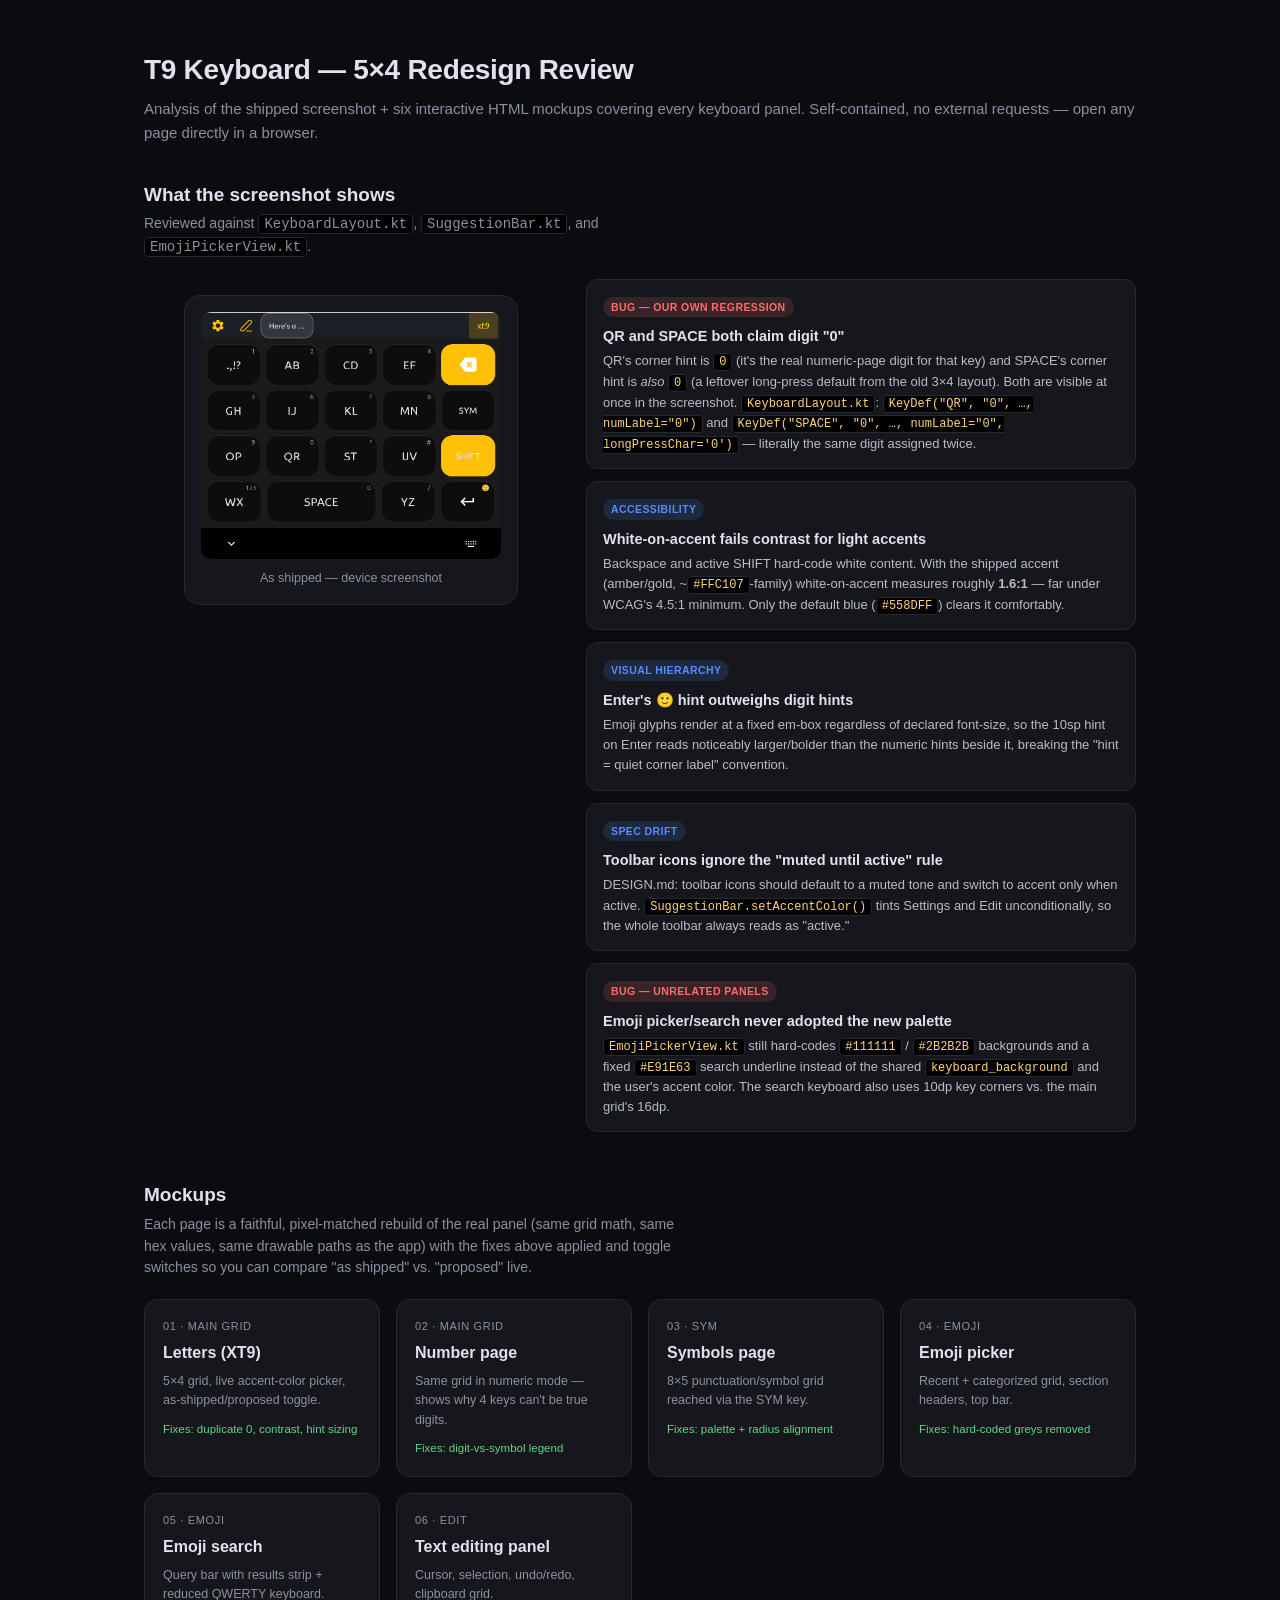
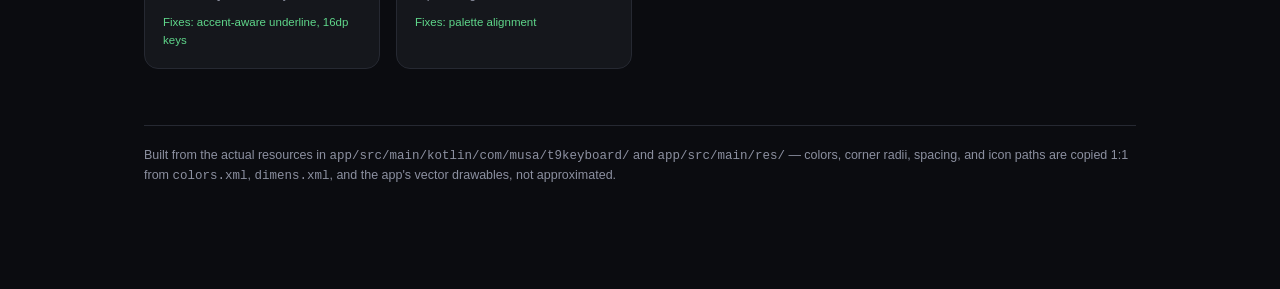
<file: docs/mockups/index.html>
<!doctype html>
<html lang="en">
<head>
<meta charset="utf-8">
<meta name="viewport" content="width=device-width, initial-scale=1">
<title>T9 Keyboard — Redesign Review</title>
<style>
  :root{
    --keyboard-bg:#1a1a1a; --key-surface:#0d0d0d; --key-border:rgba(255,255,255,.08);
    --accent:#558dff; --text-primary:#e1e2ed; --hint-color:#8c90a0;
    --canvas:#0b0c10; --panel:#15171c; --panel-border:#262932;
    --danger:#ff6b6b; --ok:#5fd68a;
    --font:'Hanken Grotesk',ui-sans-serif,-apple-system,BlinkMacSystemFont,'Segoe UI',Roboto,Arial,sans-serif;
  }
  *{box-sizing:border-box}
  body{margin:0;background:var(--canvas);color:var(--text-primary);font-family:var(--font);line-height:1.55;}
  .wrap{max-width:1040px;margin:0 auto;padding:48px 24px 96px;}
  h1{font-size:28px;margin:0 0 6px;letter-spacing:-.01em;}
  .sub{color:var(--hint-color);font-size:15px;margin:0 0 36px;}
  h2{font-size:19px;margin:0 0 4px;}
  .section{margin-bottom:48px;}
  .section-desc{color:var(--hint-color);font-size:14px;margin:0 0 20px;max-width:70ch;}

  .shot-row{display:flex;gap:28px;flex-wrap:wrap;align-items:flex-start;}
  .shot-card{background:var(--panel);border:1px solid var(--panel-border);border-radius:16px;padding:16px;flex:0 0 auto;}
  .shot-card img{display:block;width:300px;max-width:100%;border-radius:10px;}
  .shot-card figcaption{margin-top:10px;font-size:12.5px;color:var(--hint-color);text-align:center;}

  .findings{flex:1 1 380px;min-width:280px;display:flex;flex-direction:column;gap:12px;}
  .finding{background:var(--panel);border:1px solid var(--panel-border);border-radius:12px;padding:14px 16px;}
  .finding .tag{display:inline-block;font-size:10.5px;font-weight:700;letter-spacing:.04em;text-transform:uppercase;
    padding:2px 8px;border-radius:99px;margin-bottom:8px;}
  .tag.bug{background:rgba(255,107,107,.15);color:var(--danger);}
  .tag.design{background:rgba(85,141,255,.15);color:var(--accent);}
  .finding h3{margin:0 0 4px;font-size:14.5px;}
  .finding p{margin:0;font-size:13px;color:#b9bcc6;}
  .finding code{background:#000;border:1px solid var(--panel-border);border-radius:4px;padding:1px 5px;font-size:12px;color:#ffd479;}

  .nav-grid{display:grid;grid-template-columns:repeat(auto-fill,minmax(220px,1fr));gap:16px;}
  .nav-card{background:var(--panel);border:1px solid var(--panel-border);border-radius:14px;padding:18px;text-decoration:none;color:inherit;
    display:block;transition:border-color .15s,transform .15s;}
  .nav-card:hover{border-color:var(--accent);transform:translateY(-2px);}
  .nav-card .num{font-size:11px;color:var(--hint-color);letter-spacing:.06em;}
  .nav-card h3{margin:6px 0 6px;font-size:16px;}
  .nav-card p{margin:0;font-size:12.5px;color:var(--hint-color);}
  .nav-card .fixes{margin-top:10px;font-size:11.5px;color:var(--ok);}

  .footer-note{color:var(--hint-color);font-size:12.5px;margin-top:56px;border-top:1px solid var(--panel-border);padding-top:20px;}
</style>
</head>
<body>
<div class="wrap">
  <h1>T9 Keyboard — 5×4 Redesign Review</h1>
  <p class="sub">Analysis of the shipped screenshot + six interactive HTML mockups covering every keyboard panel. Self-contained, no external requests — open any page directly in a browser.</p>

  <div class="section">
    <h2>What the screenshot shows</h2>
    <p class="section-desc">Reviewed against <code style="background:#000;border:1px solid var(--panel-border);border-radius:4px;padding:1px 5px;">KeyboardLayout.kt</code>, <code style="background:#000;border:1px solid var(--panel-border);border-radius:4px;padding:1px 5px;">SuggestionBar.kt</code>, and <code style="background:#000;border:1px solid var(--panel-border);border-radius:4px;padding:1px 5px;">EmojiPickerView.kt</code>.</p>
    <div class="shot-row">
      <figure class="shot-card">
        <img src="[data-uri]" alt="Current build screenshot">
        <figcaption>As shipped — device screenshot</figcaption>
      </figure>

      <div class="findings">
        <div class="finding">
          <span class="tag bug">Bug — our own regression</span>
          <h3>QR and SPACE both claim digit "0"</h3>
          <p>QR's corner hint is <code>0</code> (it's the real numeric-page digit for that key) and SPACE's corner hint is <em>also</em> <code>0</code> (a leftover long-press default from the old 3×4 layout). Both are visible at once in the screenshot. <code>KeyboardLayout.kt</code>: <code>KeyDef("QR", "0", …, numLabel="0")</code> and <code>KeyDef("SPACE", "0", …, numLabel="0", longPressChar='0')</code> — literally the same digit assigned twice.</p>
        </div>
        <div class="finding">
          <span class="tag design">Accessibility</span>
          <h3>White-on-accent fails contrast for light accents</h3>
          <p>Backspace and active SHIFT hard-code white content. With the shipped accent (amber/gold, ~<code>#FFC107</code>-family) white-on-accent measures roughly <strong>1.6:1</strong> — far under WCAG's 4.5:1 minimum. Only the default blue (<code>#558DFF</code>) clears it comfortably.</p>
        </div>
        <div class="finding">
          <span class="tag design">Visual hierarchy</span>
          <h3>Enter's 🙂 hint outweighs digit hints</h3>
          <p>Emoji glyphs render at a fixed em-box regardless of declared font-size, so the 10sp hint on Enter reads noticeably larger/bolder than the numeric hints beside it, breaking the "hint = quiet corner label" convention.</p>
        </div>
        <div class="finding">
          <span class="tag design">Spec drift</span>
          <h3>Toolbar icons ignore the "muted until active" rule</h3>
          <p>DESIGN.md: toolbar icons should default to a muted tone and switch to accent only when active. <code>SuggestionBar.setAccentColor()</code> tints Settings and Edit unconditionally, so the whole toolbar always reads as "active."</p>
        </div>
        <div class="finding">
          <span class="tag bug">Bug — unrelated panels</span>
          <h3>Emoji picker/search never adopted the new palette</h3>
          <p><code>EmojiPickerView.kt</code> still hard-codes <code>#111111</code> / <code>#2B2B2B</code> backgrounds and a fixed <code>#E91E63</code> search underline instead of the shared <code>keyboard_background</code> and the user's accent color. The search keyboard also uses 10dp key corners vs. the main grid's 16dp.</p>
        </div>
      </div>
    </div>
  </div>

  <div class="section">
    <h2>Mockups</h2>
    <p class="section-desc">Each page is a faithful, pixel-matched rebuild of the real panel (same grid math, same hex values, same drawable paths as the app) with the fixes above applied and toggle switches so you can compare "as shipped" vs. "proposed" live.</p>
    <div class="nav-grid">
      <a class="nav-card" href="01-keyboard-letters.html">
        <div class="num">01 · MAIN GRID</div>
        <h3>Letters (XT9)</h3>
        <p>5×4 grid, live accent-color picker, as-shipped/proposed toggle.</p>
        <div class="fixes">Fixes: duplicate 0, contrast, hint sizing</div>
      </a>
      <a class="nav-card" href="02-keyboard-numbers.html">
        <div class="num">02 · MAIN GRID</div>
        <h3>Number page</h3>
        <p>Same grid in numeric mode — shows why 4 keys can't be true digits.</p>
        <div class="fixes">Fixes: digit-vs-symbol legend</div>
      </a>
      <a class="nav-card" href="03-symbols.html">
        <div class="num">03 · SYM</div>
        <h3>Symbols page</h3>
        <p>8×5 punctuation/symbol grid reached via the SYM key.</p>
        <div class="fixes">Fixes: palette + radius alignment</div>
      </a>
      <a class="nav-card" href="04-emoji-picker.html">
        <div class="num">04 · EMOJI</div>
        <h3>Emoji picker</h3>
        <p>Recent + categorized grid, section headers, top bar.</p>
        <div class="fixes">Fixes: hard-coded greys removed</div>
      </a>
      <a class="nav-card" href="05-emoji-search.html">
        <div class="num">05 · EMOJI</div>
        <h3>Emoji search</h3>
        <p>Query bar with results strip + reduced QWERTY keyboard.</p>
        <div class="fixes">Fixes: accent-aware underline, 16dp keys</div>
      </a>
      <a class="nav-card" href="06-text-editing.html">
        <div class="num">06 · EDIT</div>
        <h3>Text editing panel</h3>
        <p>Cursor, selection, undo/redo, clipboard grid.</p>
        <div class="fixes">Fixes: palette alignment</div>
      </a>
    </div>
  </div>

  <p class="footer-note">Built from the actual resources in <code>app/src/main/kotlin/com/musa/t9keyboard/</code> and <code>app/src/main/res/</code> — colors, corner radii, spacing, and icon paths are copied 1:1 from <code>colors.xml</code>, <code>dimens.xml</code>, and the app's vector drawables, not approximated.</p>
</div>
</body>
</html>
</file>
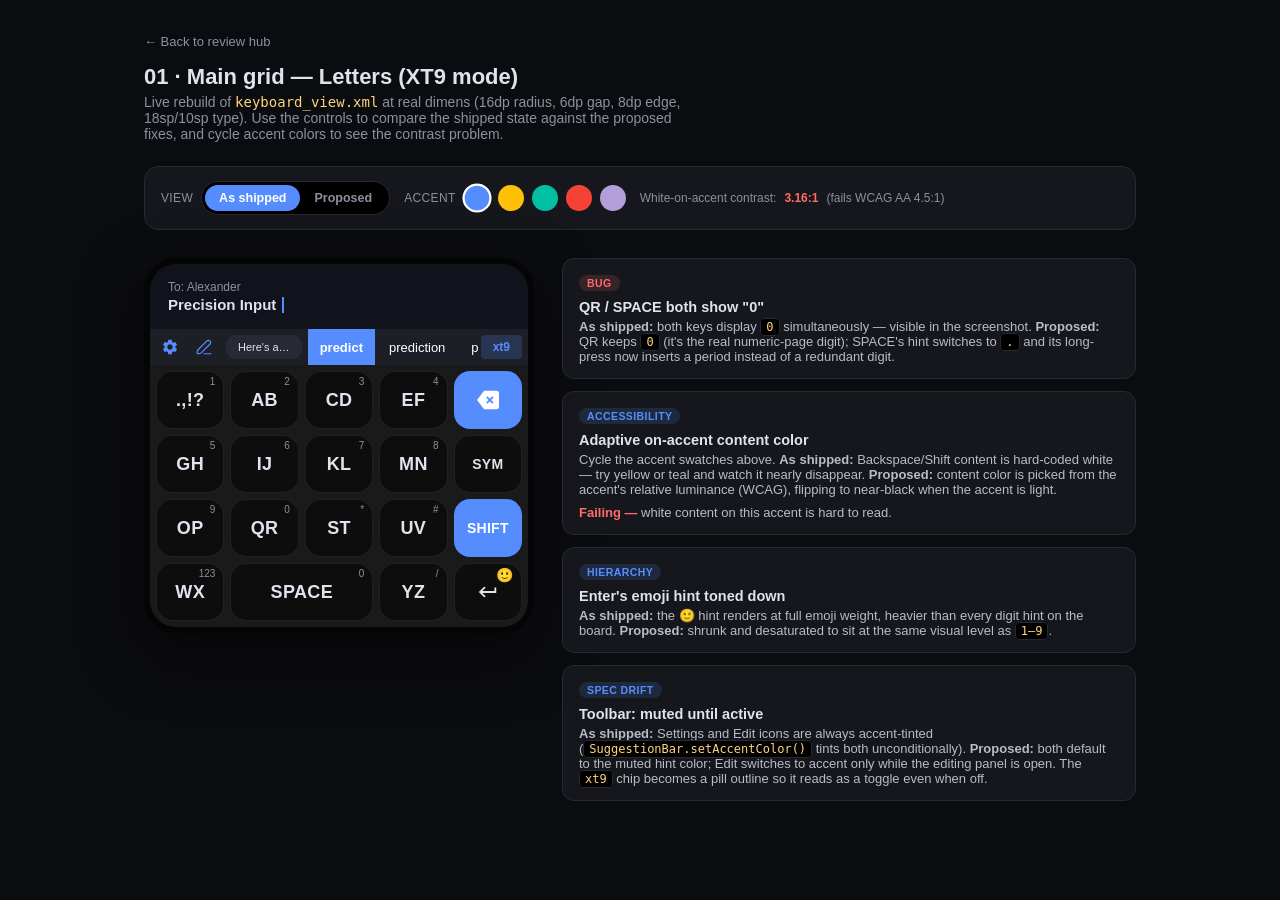
<file: docs/mockups/01-keyboard-letters.html>
<!doctype html>
<html lang="en">
<head>
<meta charset="utf-8">
<meta name="viewport" content="width=device-width, initial-scale=1">
<title>01 · Letters (XT9) — T9 Keyboard Mockup</title>
<style>
  :root{
    --keyboard-bg:#1a1a1a; --key-surface:#0d0d0d; --key-border:rgba(255,255,255,.08);
    --key-pressed:#2979ff; --accent:#558dff; --on-accent:#ffffff;
    --text-primary:#e1e2ed; --hint-color:#8c90a0; --toolbar-bg:#1d1f27;
    --canvas:#0b0c10; --panel:#15171c; --panel-border:#262932;
    --danger:#ff6b6b; --ok:#5fd68a;
    --font:'Hanken Grotesk',ui-sans-serif,-apple-system,BlinkMacSystemFont,'Segoe UI',Roboto,Arial,sans-serif;
  }
  *{box-sizing:border-box}
  body{margin:0;background:var(--canvas);color:var(--text-primary);font-family:var(--font);}
  .wrap{max-width:1040px;margin:0 auto;padding:32px 24px 96px;}
  a.back{color:var(--hint-color);font-size:13px;text-decoration:none;}
  a.back:hover{color:var(--accent);}
  h1{font-size:22px;margin:14px 0 4px;}
  .sub{color:var(--hint-color);font-size:14px;margin:0 0 24px;max-width:70ch;}

  .controls{display:flex;gap:14px;flex-wrap:wrap;align-items:center;background:var(--panel);
    border:1px solid var(--panel-border);border-radius:14px;padding:14px 16px;margin-bottom:28px;}
  .ctl-group{display:flex;align-items:center;gap:8px;}
  .ctl-label{font-size:12px;color:var(--hint-color);letter-spacing:.03em;text-transform:uppercase;}
  .swatch{width:26px;height:26px;border-radius:99px;border:2px solid transparent;cursor:pointer;
    display:inline-block;transition:transform .1s;}
  .swatch.active{border-color:#fff;transform:scale(1.12);}
  .toggle{display:flex;background:#000;border-radius:99px;padding:3px;border:1px solid var(--panel-border);}
  .toggle button{border:0;background:transparent;color:var(--hint-color);font-family:inherit;font-size:12.5px;
    font-weight:600;padding:6px 14px;border-radius:99px;cursor:pointer;}
  .toggle button.active{background:var(--accent);color:#fff;}
  .contrast-readout{font-size:12px;color:var(--hint-color);}
  .contrast-readout b{color:var(--text-primary);}
  .contrast-readout.fail b{color:var(--danger);}
  .contrast-readout.pass b{color:var(--ok);}

  .stage{display:flex;gap:28px;flex-wrap:wrap;align-items:flex-start;}
  .device{width:390px;flex:0 0 auto;border-radius:32px;overflow:hidden;background:#000;
    box-shadow:0 20px 60px rgba(0,0,0,.5);border:6px solid #050505;}
  .host{background:#10131b;padding:16px 18px;}
  .host .to{color:var(--hint-color);font-size:12px;margin-bottom:2px;}
  .host .name{font-weight:700;font-size:15px;display:flex;align-items:center;gap:6px;}
  .cursor-blink{width:2px;height:16px;background:var(--accent);display:inline-block;animation:blink 1s infinite;}
  @keyframes blink{50%{opacity:0}}

  .ime{background:var(--keyboard-bg);}
  .toolbar{height:36px;display:flex;align-items:center;background:var(--toolbar-bg);padding:0 4px;gap:2px;}
  .tb-icon{width:32px;height:32px;border-radius:99px;display:flex;align-items:center;justify-content:center;
    color:var(--hint-color);flex:0 0 auto;transition:color .15s;}
  .tb-icon.is-active{color:var(--accent);}
  .tb-icon svg{width:18px;height:18px;}
  .paste-bubble{font-size:11px;color:var(--text-primary);background:#272a32;border-radius:10px;
    padding:6px 12px;margin:0 4px;flex:0 0 auto;}
  .suggestion-strip{flex:1;display:flex;align-items:center;overflow:hidden;gap:2px;}
  .anchored{background:var(--accent);color:var(--on-accent);font-size:13px;font-weight:600;
    padding:0 12px;height:36px;display:flex;align-items:center;white-space:nowrap;}
  .sugg{color:#fff;font-size:13px;padding:0 12px;white-space:nowrap;}
  .xt9-chip{font-size:12px;font-weight:700;padding:5px 12px;margin-right:2px;flex:0 0 auto;
    border-radius:4px;color:var(--accent);background:color-mix(in srgb, var(--accent) 20%, transparent);}
  .xt9-chip.proposed{border-radius:99px;border:1px solid var(--panel-border);color:var(--hint-color);background:transparent;}
  .xt9-chip.proposed.on{border-color:var(--accent);color:var(--accent);background:color-mix(in srgb, var(--accent) 12%, transparent);}

  .grid{display:grid;grid-template-columns:repeat(5,1fr);gap:6px;padding:6px;}
  .row{display:contents;}
  .key{background:var(--key-surface);border:1px solid var(--key-border);border-radius:16px;
    height:58px;position:relative;display:flex;align-items:center;justify-content:center;
    cursor:pointer;user-select:none;transition:transform .05s,background-color .05s;}
  .key:active,.key.pressed{transform:scale(.95);background:var(--key-pressed)!important;border-color:transparent;}
  .key .label{font-size:18px;font-weight:700;letter-spacing:.02em;color:var(--text-primary);}
  .key .hint{position:absolute;top:4px;right:8px;font-size:10px;font-weight:500;color:var(--hint-color);}
  .key .hint.emoji-hint{font-size:14px;line-height:1;opacity:1;}
  .key .hint.emoji-hint.fixed{font-size:9px;opacity:.55;filter:grayscale(.4);}
  .key.accent{background:var(--accent);border-color:transparent;}
  .key.accent .label{color:var(--on-accent);}
  .key.accent svg{color:var(--on-accent);}
  .key.space{grid-column:span 2;}
  .key svg{width:22px;height:22px;}
  .key .hint.removed{opacity:0;}
  .key .hint.dot{font-size:16px;top:2px;right:6px;}

  .side-notes{flex:1 1 340px;min-width:280px;display:flex;flex-direction:column;gap:12px;}
  .finding{background:var(--panel);border:1px solid var(--panel-border);border-radius:12px;padding:14px 16px;}
  .finding .tag{display:inline-block;font-size:10.5px;font-weight:700;letter-spacing:.04em;text-transform:uppercase;
    padding:2px 8px;border-radius:99px;margin-bottom:8px;background:rgba(255,107,107,.15);color:var(--danger);}
  .finding .tag.design{background:rgba(85,141,255,.15);color:var(--accent);}
  .finding h3{margin:0 0 4px;font-size:14.5px;}
  .finding p{margin:0;font-size:13px;color:#b9bcc6;}
  .finding code{background:#000;border:1px solid var(--panel-border);border-radius:4px;padding:1px 5px;font-size:12px;color:#ffd479;}
  .hidden{display:none!important;}
</style>
</head>
<body>
<div class="wrap">
  <a class="back" href="index.html">&larr; Back to review hub</a>
  <h1>01 · Main grid — Letters (XT9 mode)</h1>
  <p class="sub">Live rebuild of <code style="color:#ffd479;">keyboard_view.xml</code> at real dimens (16dp radius, 6dp gap, 8dp edge, 18sp/10sp type). Use the controls to compare the shipped state against the proposed fixes, and cycle accent colors to see the contrast problem.</p>

  <div class="controls">
    <div class="ctl-group">
      <span class="ctl-label">View</span>
      <div class="toggle" id="stateToggle">
        <button data-state="shipped" class="active">As shipped</button>
        <button data-state="proposed">Proposed</button>
      </div>
    </div>
    <div class="ctl-group">
      <span class="ctl-label">Accent</span>
      <span class="swatch active" data-color="#558dff" style="background:#558dff"></span>
      <span class="swatch" data-color="#ffc107" style="background:#ffc107"></span>
      <span class="swatch" data-color="#00bfa5" style="background:#00bfa5"></span>
      <span class="swatch" data-color="#f44336" style="background:#f44336"></span>
      <span class="swatch" data-color="#b39ddb" style="background:#b39ddb"></span>
    </div>
    <div class="ctl-group contrast-readout" id="contrastReadout"></div>
  </div>

  <div class="stage">
    <div class="device">
      <div class="host">
        <div class="to">To: Alexander</div>
        <div class="name">Precision Input <span class="cursor-blink"></span></div>
      </div>
      <div class="ime">
        <div class="toolbar">
          <div class="tb-icon" id="settingsIcon">
            <svg viewBox="0 0 24 24" fill="currentColor"><path d="M19.14,12.94c0.04,-0.3 0.06,-0.61 0.06,-0.94c0,-0.32 -0.02,-0.64 -0.07,-0.94l2.03,-1.58c0.18,-0.14 0.23,-0.41 0.12,-0.61l-1.92,-3.32c-0.12,-0.22 -0.37,-0.29 -0.59,-0.22l-2.39,0.96c-0.5,-0.38 -1.03,-0.7 -1.62,-0.94L14.4,2.81c-0.04,-0.24 -0.24,-0.41 -0.48,-0.41h-3.84c-0.24,0 -0.43,0.17 -0.47,0.41L9.25,5.35C8.66,5.59 8.13,5.91 7.63,6.29L5.24,5.33c-0.22,-0.08 -0.47,0 -0.59,0.22L2.74,8.87C2.62,9.08 2.66,9.34 2.86,9.48l2.03,1.58C4.84,11.36 4.81,11.69 4.81,12c0,0.31 0.02,0.65 0.07,0.94l-2.03,1.58c-0.18,0.14 -0.23,0.41 -0.12,0.61l1.92,3.32c0.12,0.22 0.37,0.29 0.59,0.22l2.39,-0.96c0.5,0.38 1.03,0.7 1.62,0.94l0.36,2.54c0.05,0.24 0.24,0.41 0.48,0.41h3.84c0.24,0 0.44,-0.17 0.47,-0.41l0.36,-2.54c0.59,-0.24 1.13,-0.56 1.62,-0.94l2.39,0.96c0.22,0.08 0.47,0 0.59,-0.22l1.92,-3.32c0.12,-0.22 0.07,-0.47 -0.12,-0.61L19.14,12.94zM12,15.6c-1.98,0 -3.6,-1.62 -3.6,-3.6s1.62,-3.6 3.6,-3.6s3.6,1.62 3.6,3.6S13.98,15.6 12,15.6z"/></svg>
          </div>
          <div class="tb-icon" id="editIcon">
            <svg viewBox="0 0 24 24" fill="none" stroke="currentColor" stroke-width="1.6" stroke-linecap="round" stroke-linejoin="round"><path d="M20.15,7.94L8.28,19.81c-1.06,1.07-4.23,1.56-5,0.85-0.77-0.71-0.21-3.88,0.85-4.95L15.9,3.84c0.55-0.52,1.28-0.81,2.04-0.8s1.48,0.31,2.01,0.85c0.54,0.53,0.84,1.26,0.85,2.02c0.01,0.76-0.28,1.49-0.8,2.04Z"/><path d="M21,21H12"/></svg>
          </div>
          <div class="paste-bubble">Here's a…</div>
          <div class="suggestion-strip">
            <div class="anchored">predict</div>
            <div class="sugg">prediction</div>
            <div class="sugg">predicted</div>
          </div>
          <div class="xt9-chip" id="xt9Chip">xt9</div>
        </div>

        <div class="grid" id="grid">
          <!-- Row 1 -->
          <div class="key"><span class="label">.,!?</span><span class="hint">1</span></div>
          <div class="key"><span class="label">AB</span><span class="hint">2</span></div>
          <div class="key"><span class="label">CD</span><span class="hint">3</span></div>
          <div class="key"><span class="label">EF</span><span class="hint">4</span></div>
          <div class="key accent">
            <svg viewBox="0 0 24 24" fill="currentColor"><path d="m24,5a3,3 0,0 0 -3,-3h-13.242l-7.758,10 7.758,10h13.242a3,3 0,0 0 3,-3zm-6.041,9.543-1.414,1.414-2.545,-2.543-2.543,2.543-1.414,-1.414,2.543,-2.543-2.543,-2.543,1.414,-1.414,2.543,2.543,2.543,-2.543,1.414,1.414,-2.543,2.543z"/></svg>
          </div>
          <!-- Row 2 -->
          <div class="key"><span class="label">GH</span><span class="hint">5</span></div>
          <div class="key"><span class="label">IJ</span><span class="hint">6</span></div>
          <div class="key"><span class="label">KL</span><span class="hint">7</span></div>
          <div class="key"><span class="label">MN</span><span class="hint">8</span></div>
          <div class="key"><span class="label" style="font-size:14px">SYM</span></div>
          <!-- Row 3 -->
          <div class="key"><span class="label">OP</span><span class="hint">9</span></div>
          <div class="key"><span class="label">QR</span><span class="hint">0</span></div>
          <div class="key"><span class="label">ST</span><span class="hint">*</span></div>
          <div class="key"><span class="label">UV</span><span class="hint">#</span></div>
          <div class="key accent"><span class="label" style="font-size:14px">SHIFT</span></div>
          <!-- Row 4 -->
          <div class="key"><span class="label">WX</span><span class="hint">123</span></div>
          <div class="key space"><span class="label">SPACE</span><span class="hint" id="spaceHint">0</span></div>
          <div class="key"><span class="label">YZ</span><span class="hint">/</span></div>
          <div class="key">
            <svg viewBox="0 0 24 24" fill="currentColor"><path d="M19,7v4H5.83l3.58,-3.59L8,6l-6,6 6,6 1.41,-1.41L5.83,13H21V7h-2z"/></svg>
            <span class="hint emoji-hint" id="enterHint">🙂</span>
          </div>
        </div>
      </div>
    </div>

    <div class="side-notes">
      <div class="finding">
        <span class="tag">Bug</span>
        <h3>QR / SPACE both show "0"</h3>
        <p><b>As shipped:</b> both keys display <code>0</code> simultaneously — visible in the screenshot. <b>Proposed:</b> QR keeps <code>0</code> (it's the real numeric-page digit); SPACE's hint switches to <code>.</code> and its long-press now inserts a period instead of a redundant digit.</p>
      </div>
      <div class="finding">
        <span class="tag design">Accessibility</span>
        <h3>Adaptive on-accent content color</h3>
        <p>Cycle the accent swatches above. <b>As shipped:</b> Backspace/Shift content is hard-coded white — try yellow or teal and watch it nearly disappear. <b>Proposed:</b> content color is picked from the accent's relative luminance (WCAG), flipping to near-black when the accent is light.</p>
        <p id="contrastNote" style="margin-top:8px;"></p>
      </div>
      <div class="finding">
        <span class="tag design">Hierarchy</span>
        <h3>Enter's emoji hint toned down</h3>
        <p><b>As shipped:</b> the 🙂 hint renders at full emoji weight, heavier than every digit hint on the board. <b>Proposed:</b> shrunk and desaturated to sit at the same visual level as <code>1–9</code>.</p>
      </div>
      <div class="finding">
        <span class="tag design">Spec drift</span>
        <h3>Toolbar: muted until active</h3>
        <p><b>As shipped:</b> Settings and Edit icons are always accent-tinted (<code>SuggestionBar.setAccentColor()</code> tints both unconditionally). <b>Proposed:</b> both default to the muted hint color; Edit switches to accent only while the editing panel is open. The <code>xt9</code> chip becomes a pill outline so it reads as a toggle even when off.</p>
      </div>
    </div>
  </div>
</div>

<script>
(function(){
  var state = 'shipped';
  var accent = '#558dff';

  function luminance(hex){
    var c = hex.replace('#','');
    var r = parseInt(c.substr(0,2),16)/255, g = parseInt(c.substr(2,2),16)/255, b = parseInt(c.substr(4,2),16)/255;
    function lin(v){ return v <= 0.03928 ? v/12.92 : Math.pow((v+0.055)/1.055, 2.4); }
    return 0.2126*lin(r) + 0.7152*lin(g) + 0.0722*lin(b);
  }
  function contrastVsWhite(hex){
    var L = luminance(hex);
    return (1.0 + 0.05) / (L + 0.05);
  }
  function onAccentColor(hex){
    return luminance(hex) > 0.45 ? '#12141a' : '#ffffff';
  }

  function apply(){
    document.documentElement.style.setProperty('--accent', accent);
    var onAccent = state === 'proposed' ? onAccentColor(accent) : '#ffffff';
    document.documentElement.style.setProperty('--on-accent', onAccent);

    var ratio = contrastVsWhite(accent);
    var readout = document.getElementById('contrastReadout');
    var pass = ratio >= 4.5;
    readout.className = 'ctl-group contrast-readout ' + (pass ? 'pass' : 'fail');
    readout.innerHTML = 'White-on-accent contrast: <b>' + ratio.toFixed(2) + ':1</b> (' + (pass ? 'passes' : 'fails') + ' WCAG AA 4.5:1)';

    var note = document.getElementById('contrastNote');
    if (state === 'proposed') {
      note.innerHTML = 'Content color now switches to <b style="color:#fff">' + onAccent + '</b> based on accent luminance.';
    } else {
      note.innerHTML = pass ? 'Currently passing at this accent — try a lighter swatch.' : '<b style="color:var(--danger)">Failing —</b> white content on this accent is hard to read.';
    }

    document.getElementById('spaceHint').textContent = state === 'proposed' ? '.' : '0';
    document.getElementById('enterHint').classList.toggle('fixed', state === 'proposed');

    var settingsIcon = document.getElementById('settingsIcon');
    var editIcon = document.getElementById('editIcon');
    if (state === 'proposed') {
      settingsIcon.classList.remove('is-active');
      editIcon.classList.remove('is-active');
    } else {
      settingsIcon.classList.add('is-active');
      editIcon.classList.add('is-active');
    }

    var chip = document.getElementById('xt9Chip');
    chip.classList.toggle('proposed', state === 'proposed');
    chip.classList.toggle('on', state === 'proposed');
  }

  document.getElementById('stateToggle').addEventListener('click', function(e){
    var btn = e.target.closest('button');
    if (!btn) return;
    state = btn.dataset.state;
    this.querySelectorAll('button').forEach(function(b){ b.classList.toggle('active', b === btn); });
    apply();
  });

  document.querySelectorAll('.swatch').forEach(function(sw){
    sw.addEventListener('click', function(){
      accent = sw.dataset.color;
      document.querySelectorAll('.swatch').forEach(function(s){ s.classList.toggle('active', s === sw); });
      apply();
    });
  });

  document.querySelectorAll('.key').forEach(function(k){
    k.addEventListener('mousedown', function(){ k.classList.add('pressed'); });
    ['mouseup','mouseleave'].forEach(function(ev){ k.addEventListener(ev, function(){ k.classList.remove('pressed'); }); });
  });

  apply();
})();
</script>
</body>
</html>
</file>
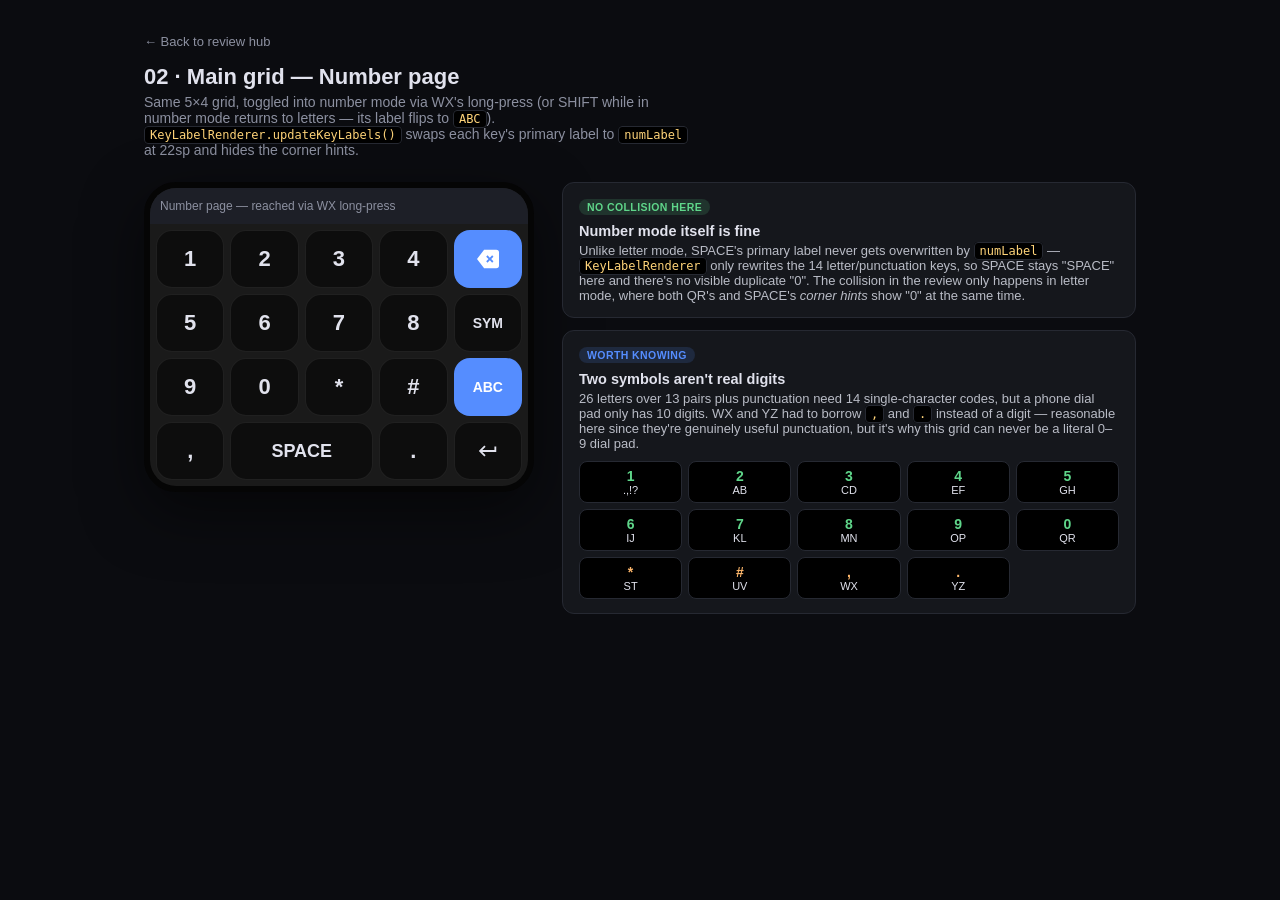
<file: docs/mockups/02-keyboard-numbers.html>
<!doctype html>
<html lang="en">
<head>
<meta charset="utf-8">
<meta name="viewport" content="width=device-width, initial-scale=1">
<title>02 · Number page — T9 Keyboard Mockup</title>
<style>
  :root{
    --keyboard-bg:#1a1a1a; --key-surface:#0d0d0d; --key-border:rgba(255,255,255,.08);
    --key-pressed:#2979ff; --accent:#558dff; --on-accent:#ffffff;
    --text-primary:#e1e2ed; --hint-color:#8c90a0; --toolbar-bg:#1d1f27;
    --canvas:#0b0c10; --panel:#15171c; --panel-border:#262932; --ok:#5fd68a; --danger:#ff6b6b;
    --font:'Hanken Grotesk',ui-sans-serif,-apple-system,BlinkMacSystemFont,'Segoe UI',Roboto,Arial,sans-serif;
  }
  *{box-sizing:border-box}
  body{margin:0;background:var(--canvas);color:var(--text-primary);font-family:var(--font);}
  .wrap{max-width:1040px;margin:0 auto;padding:32px 24px 96px;}
  a.back{color:var(--hint-color);font-size:13px;text-decoration:none;}
  a.back:hover{color:var(--accent);}
  h1{font-size:22px;margin:14px 0 4px;}
  .sub{color:var(--hint-color);font-size:14px;margin:0 0 24px;max-width:70ch;}
  code{background:#000;border:1px solid var(--panel-border);border-radius:4px;padding:1px 5px;font-size:12px;color:#ffd479;}

  .stage{display:flex;gap:28px;flex-wrap:wrap;align-items:flex-start;}
  .device{width:390px;flex:0 0 auto;border-radius:32px;overflow:hidden;background:#000;
    box-shadow:0 20px 60px rgba(0,0,0,.5);border:6px solid #050505;}
  .ime{background:var(--keyboard-bg);}
  .toolbar{height:36px;display:flex;align-items:center;background:var(--toolbar-bg);padding:0 10px;
    font-size:12px;color:var(--hint-color);}

  .grid{display:grid;grid-template-columns:repeat(5,1fr);gap:6px;padding:6px;}
  .key{background:var(--key-surface);border:1px solid var(--key-border);border-radius:16px;
    height:58px;position:relative;display:flex;align-items:center;justify-content:center;}
  .key .label{font-size:22px;font-weight:700;color:var(--text-primary);}
  .key.accent{background:var(--accent);border-color:transparent;}
  .key.accent .label,.key.accent svg{color:#fff;}
  .key.space{grid-column:span 2;}
  .key .label.small{font-size:14px;}
  .key svg{width:22px;height:22px;color:var(--text-primary);}

  .side-notes{flex:1 1 340px;min-width:280px;display:flex;flex-direction:column;gap:12px;}
  .finding{background:var(--panel);border:1px solid var(--panel-border);border-radius:12px;padding:14px 16px;}
  .finding .tag{display:inline-block;font-size:10.5px;font-weight:700;letter-spacing:.04em;text-transform:uppercase;
    padding:2px 8px;border-radius:99px;margin-bottom:8px;background:rgba(95,214,138,.15);color:var(--ok);}
  .finding .tag.warn{background:rgba(85,141,255,.15);color:var(--accent);}
  .finding h3{margin:0 0 4px;font-size:14.5px;}
  .finding p{margin:0;font-size:13px;color:#b9bcc6;}
  .legend{display:grid;grid-template-columns:repeat(5,1fr);gap:6px;margin-top:10px;}
  .legend .cell{background:#000;border:1px solid var(--panel-border);border-radius:8px;padding:6px 4px;text-align:center;font-size:11px;}
  .legend .cell b{display:block;font-size:14px;}
  .legend .cell.digit b{color:var(--ok);}
  .legend .cell.symbol b{color:#ffb86c;}
</style>
</head>
<body>
<div class="wrap">
  <a class="back" href="index.html">&larr; Back to review hub</a>
  <h1>02 · Main grid — Number page</h1>
  <p class="sub">Same 5×4 grid, toggled into number mode via WX's long-press (or SHIFT while in number mode returns to letters — its label flips to <code>ABC</code>). <code>KeyLabelRenderer.updateKeyLabels()</code> swaps each key's primary label to <code>numLabel</code> at 22sp and hides the corner hints.</p>

  <div class="stage">
    <div class="device">
      <div class="ime">
        <div class="toolbar">Number page — reached via WX long-press</div>
        <div class="grid">
          <!-- Row 1 -->
          <div class="key"><span class="label">1</span></div>
          <div class="key"><span class="label">2</span></div>
          <div class="key"><span class="label">3</span></div>
          <div class="key"><span class="label">4</span></div>
          <div class="key accent">
            <svg viewBox="0 0 24 24" fill="currentColor"><path d="m24,5a3,3 0,0 0 -3,-3h-13.242l-7.758,10 7.758,10h13.242a3,3 0,0 0 3,-3zm-6.041,9.543-1.414,1.414-2.545,-2.543-2.543,2.543-1.414,-1.414,2.543,-2.543-2.543,-2.543,1.414,-1.414,2.543,2.543,2.543,-2.543,1.414,1.414,-2.543,2.543z"/></svg>
          </div>
          <!-- Row 2 -->
          <div class="key"><span class="label">5</span></div>
          <div class="key"><span class="label">6</span></div>
          <div class="key"><span class="label">7</span></div>
          <div class="key"><span class="label">8</span></div>
          <div class="key"><span class="label small">SYM</span></div>
          <!-- Row 3 -->
          <div class="key"><span class="label">9</span></div>
          <div class="key"><span class="label">0</span></div>
          <div class="key"><span class="label">*</span></div>
          <div class="key"><span class="label">#</span></div>
          <div class="key accent"><span class="label small">ABC</span></div>
          <!-- Row 4 -->
          <div class="key"><span class="label">,</span></div>
          <div class="key space"><span class="label" style="font-size:18px">SPACE</span></div>
          <div class="key"><span class="label">.</span></div>
          <div class="key">
            <svg viewBox="0 0 24 24" fill="currentColor"><path d="M19,7v4H5.83l3.58,-3.59L8,6l-6,6 6,6 1.41,-1.41L5.83,13H21V7h-2z"/></svg>
          </div>
        </div>
      </div>
    </div>

    <div class="side-notes">
      <div class="finding">
        <span class="tag">No collision here</span>
        <h3>Number mode itself is fine</h3>
        <p>Unlike letter mode, SPACE's primary label never gets overwritten by <code>numLabel</code> — <code>KeyLabelRenderer</code> only rewrites the 14 letter/punctuation keys, so SPACE stays "SPACE" here and there's no visible duplicate "0". The collision in the review only happens in letter mode, where both QR's and SPACE's <em>corner hints</em> show "0" at the same time.</p>
      </div>
      <div class="finding">
        <span class="tag warn">Worth knowing</span>
        <h3>Two symbols aren't real digits</h3>
        <p>26 letters over 13 pairs plus punctuation need 14 single-character codes, but a phone dial pad only has 10 digits. WX and YZ had to borrow <code>,</code> and <code>.</code> instead of a digit — reasonable here since they're genuinely useful punctuation, but it's why this grid can never be a literal 0–9 dial pad.</p>
        <div class="legend">
          <div class="cell digit"><b>1</b>.,!?</div>
          <div class="cell digit"><b>2</b>AB</div>
          <div class="cell digit"><b>3</b>CD</div>
          <div class="cell digit"><b>4</b>EF</div>
          <div class="cell digit"><b>5</b>GH</div>
          <div class="cell digit"><b>6</b>IJ</div>
          <div class="cell digit"><b>7</b>KL</div>
          <div class="cell digit"><b>8</b>MN</div>
          <div class="cell digit"><b>9</b>OP</div>
          <div class="cell digit"><b>0</b>QR</div>
          <div class="cell symbol"><b>*</b>ST</div>
          <div class="cell symbol"><b>#</b>UV</div>
          <div class="cell symbol"><b>,</b>WX</div>
          <div class="cell symbol"><b>.</b>YZ</div>
        </div>
      </div>
    </div>
  </div>
</div>
</body>
</html>
</file>
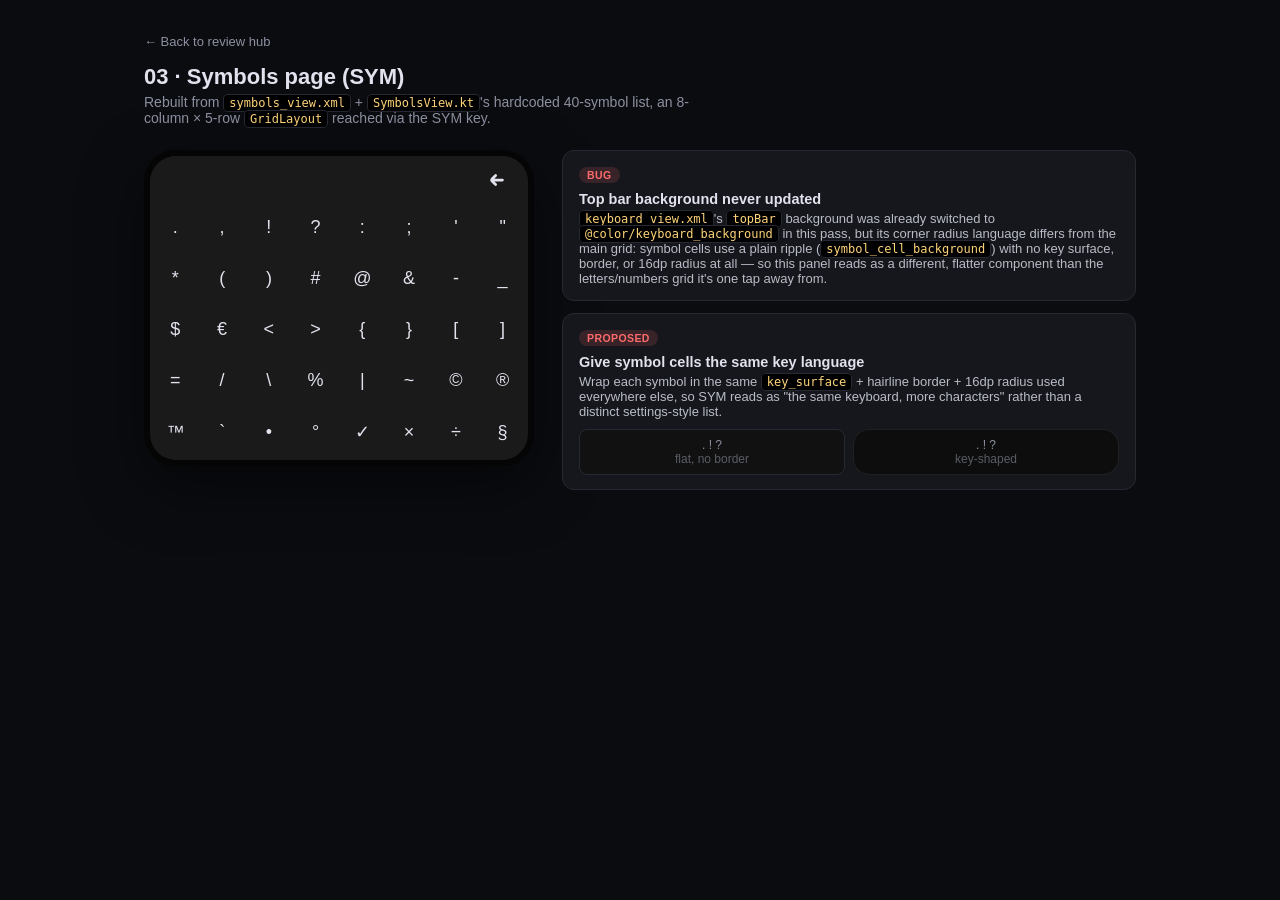
<file: docs/mockups/03-symbols.html>
<!doctype html>
<html lang="en">
<head>
<meta charset="utf-8">
<meta name="viewport" content="width=device-width, initial-scale=1">
<title>03 · Symbols — T9 Keyboard Mockup</title>
<style>
  :root{
    --keyboard-bg:#1a1a1a; --key-surface:#0d0d0d; --key-border:rgba(255,255,255,.08);
    --key-pressed:#2979ff; --accent:#558dff;
    --text-primary:#e1e2ed; --hint-color:#8c90a0;
    --canvas:#0b0c10; --panel:#15171c; --panel-border:#262932; --danger:#ff6b6b; --ok:#5fd68a;
    --font:'Hanken Grotesk',ui-sans-serif,-apple-system,BlinkMacSystemFont,'Segoe UI',Roboto,Arial,sans-serif;
  }
  *{box-sizing:border-box}
  body{margin:0;background:var(--canvas);color:var(--text-primary);font-family:var(--font);}
  .wrap{max-width:1040px;margin:0 auto;padding:32px 24px 96px;}
  a.back{color:var(--hint-color);font-size:13px;text-decoration:none;}
  a.back:hover{color:var(--accent);}
  h1{font-size:22px;margin:14px 0 4px;}
  .sub{color:var(--hint-color);font-size:14px;margin:0 0 24px;max-width:70ch;}
  code{background:#000;border:1px solid var(--panel-border);border-radius:4px;padding:1px 5px;font-size:12px;color:#ffd479;}

  .stage{display:flex;gap:28px;flex-wrap:wrap;align-items:flex-start;}
  .device{width:390px;flex:0 0 auto;border-radius:32px;overflow:hidden;background:#000;
    box-shadow:0 20px 60px rgba(0,0,0,.5);border:6px solid #050505;}
  .ime{background:var(--keyboard-bg);}
  .topbar{height:48px;display:flex;align-items:center;justify-content:flex-end;background:var(--keyboard-bg);
    padding:0 8px;}
  .topbar .icon-btn{width:48px;height:48px;display:flex;align-items:center;justify-content:center;color:var(--text-primary);}
  .topbar .icon-btn svg{width:22px;height:22px;}

  .grid{display:grid;grid-template-columns:repeat(8,1fr);gap:4px;padding:0 4px 4px;height:256px;}
  .cell{border-radius:12px;display:flex;align-items:center;justify-content:center;font-size:18px;
    color:var(--text-primary);position:relative;overflow:hidden;}
  .cell:active,.cell.pressed{background:rgba(255,255,255,.12);}

  .side-notes{flex:1 1 340px;min-width:280px;display:flex;flex-direction:column;gap:12px;}
  .finding{background:var(--panel);border:1px solid var(--panel-border);border-radius:12px;padding:14px 16px;}
  .finding .tag{display:inline-block;font-size:10.5px;font-weight:700;letter-spacing:.04em;text-transform:uppercase;
    padding:2px 8px;border-radius:99px;margin-bottom:8px;background:rgba(255,107,107,.15);color:var(--danger);}
  .finding h3{margin:0 0 4px;font-size:14.5px;}
  .finding p{margin:0;font-size:13px;color:#b9bcc6;}
  .swap{display:flex;gap:8px;align-items:center;margin-top:10px;font-size:12px;color:var(--hint-color);}
  .swap .before,.swap .after{border-radius:8px;padding:8px 10px;text-align:center;flex:1;}
  .swap .before{background:#111;border:1px solid var(--panel-border);}
  .swap .after{background:var(--key-surface,#0d0d0d);border:1px solid var(--key-border,rgba(255,255,255,.08));border-radius:16px;}
</style>
</head>
<body>
<div class="wrap">
  <a class="back" href="index.html">&larr; Back to review hub</a>
  <h1>03 · Symbols page (SYM)</h1>
  <p class="sub">Rebuilt from <code>symbols_view.xml</code> + <code>SymbolsView.kt</code>'s hardcoded 40-symbol list, an 8-column × 5-row <code>GridLayout</code> reached via the SYM key.</p>

  <div class="stage">
    <div class="device">
      <div class="ime">
        <div class="topbar">
          <div class="icon-btn">
            <svg viewBox="0 0 24 24" fill="currentColor"><path d="M19,10.5H10.207l2.439-2.439a1.5,1.5,0,0,0-2.121-2.122L6.939,9.525a3.505,3.505,0,0,0,0,4.95l3.586,3.586a1.5,1.5,0,0,0,2.121-2.122L10.207,13.5H19a1.5,1.5,0,0,0,0-3Z"/></svg>
          </div>
        </div>
        <div class="grid" id="symGrid"></div>
      </div>
    </div>

    <div class="side-notes">
      <div class="finding">
        <span class="tag">Bug</span>
        <h3>Top bar background never updated</h3>
        <p><code>keyboard_view.xml</code>'s <code>topBar</code> background was already switched to <code>@color/keyboard_background</code> in this pass, but its corner radius language differs from the main grid: symbol cells use a plain ripple (<code>symbol_cell_background</code>) with no key surface, border, or 16dp radius at all — so this panel reads as a different, flatter component than the letters/numbers grid it's one tap away from.</p>
      </div>
      <div class="finding">
        <span class="tag">Proposed</span>
        <h3>Give symbol cells the same key language</h3>
        <p>Wrap each symbol in the same <code>key_surface</code> + hairline border + 16dp radius used everywhere else, so SYM reads as "the same keyboard, more characters" rather than a distinct settings-style list.</p>
        <div class="swap">
          <div class="before">. ! ?<br><span style="opacity:.6">flat, no border</span></div>
          <div class="after" style="background:#0d0d0d;border:1px solid rgba(255,255,255,.08)">. ! ?<br><span style="opacity:.6">key-shaped</span></div>
        </div>
      </div>
    </div>
  </div>
</div>

<script>
  var symbols = [".",",","!","?",":",";","'","\"","*","(",")","#","@","&","-","_","$","€","<",">","{","}","[","]","=","/","\\","%","|","~","©","®","™","`","•","°","✓","×","÷","§"];
  var grid = document.getElementById('symGrid');
  symbols.forEach(function(s){
    var d = document.createElement('div');
    d.className = 'cell';
    d.textContent = s;
    d.addEventListener('mousedown', function(){ d.classList.add('pressed'); });
    ['mouseup','mouseleave'].forEach(function(ev){ d.addEventListener(ev, function(){ d.classList.remove('pressed'); }); });
    grid.appendChild(d);
  });
</script>
</body>
</html>
</file>
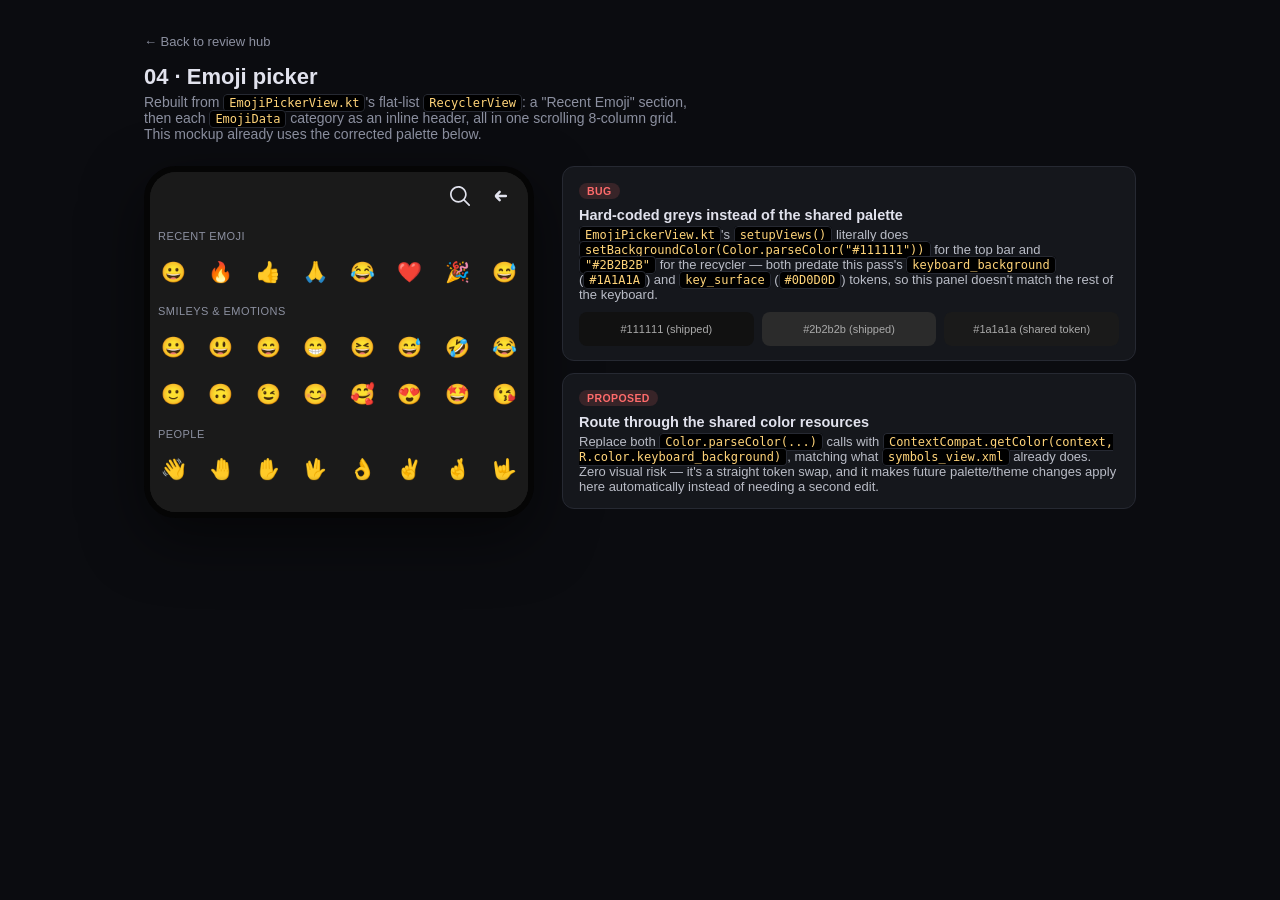
<file: docs/mockups/04-emoji-picker.html>
<!doctype html>
<html lang="en">
<head>
<meta charset="utf-8">
<meta name="viewport" content="width=device-width, initial-scale=1">
<title>04 · Emoji picker — T9 Keyboard Mockup</title>
<style>
  :root{
    --keyboard-bg:#1a1a1a; --key-surface:#0d0d0d; --key-border:rgba(255,255,255,.08);
    --accent:#558dff; --text-primary:#e1e2ed; --hint-color:#8c90a0;
    --canvas:#0b0c10; --panel:#15171c; --panel-border:#262932; --danger:#ff6b6b;
    --font:'Hanken Grotesk',ui-sans-serif,-apple-system,BlinkMacSystemFont,'Segoe UI',Roboto,Arial,sans-serif;
  }
  *{box-sizing:border-box}
  body{margin:0;background:var(--canvas);color:var(--text-primary);font-family:var(--font);}
  .wrap{max-width:1040px;margin:0 auto;padding:32px 24px 96px;}
  a.back{color:var(--hint-color);font-size:13px;text-decoration:none;}
  a.back:hover{color:var(--accent);}
  h1{font-size:22px;margin:14px 0 4px;}
  .sub{color:var(--hint-color);font-size:14px;margin:0 0 24px;max-width:70ch;}
  code{background:#000;border:1px solid var(--panel-border);border-radius:4px;padding:1px 5px;font-size:12px;color:#ffd479;}

  .stage{display:flex;gap:28px;flex-wrap:wrap;align-items:flex-start;}
  .device{width:390px;flex:0 0 auto;border-radius:32px;overflow:hidden;background:#000;
    box-shadow:0 20px 60px rgba(0,0,0,.5);border:6px solid #050505;}
  .ime{background:var(--keyboard-bg);height:340px;display:flex;flex-direction:column;}
  .topbar{height:48px;display:flex;align-items:center;background:var(--keyboard-bg);padding:0 8px;flex:0 0 auto;}
  .topbar .spacer{flex:1;}
  .topbar .icon-btn{width:40px;height:40px;display:flex;align-items:center;justify-content:center;color:var(--text-primary);border-radius:99px;}
  .topbar .icon-btn svg{width:20px;height:20px;}

  .content{flex:1;overflow:hidden;background:var(--keyboard-bg);position:relative;}
  .header{grid-column:1/-1;font-size:11px;color:var(--hint-color);text-transform:uppercase;letter-spacing:.04em;
    padding:10px 8px 6px;}
  .egrid{display:grid;grid-template-columns:repeat(8,1fr);}
  .ecell{aspect-ratio:1;display:flex;align-items:center;justify-content:center;font-size:20px;border-radius:8px;}
  .ecell:active,.ecell.pressed{background:rgba(255,255,255,.08);}
  .fade{position:absolute;left:0;right:0;bottom:0;height:36px;
    background:linear-gradient(transparent,var(--keyboard-bg));pointer-events:none;}

  .side-notes{flex:1 1 340px;min-width:280px;display:flex;flex-direction:column;gap:12px;}
  .finding{background:var(--panel);border:1px solid var(--panel-border);border-radius:12px;padding:14px 16px;}
  .finding .tag{display:inline-block;font-size:10.5px;font-weight:700;letter-spacing:.04em;text-transform:uppercase;
    padding:2px 8px;border-radius:99px;margin-bottom:8px;background:rgba(255,107,107,.15);color:var(--danger);}
  .finding h3{margin:0 0 4px;font-size:14.5px;}
  .finding p{margin:0;font-size:13px;color:#b9bcc6;}
  .swatchrow{display:flex;gap:8px;margin-top:10px;}
  .swatchrow div{flex:1;height:34px;border-radius:8px;display:flex;align-items:center;justify-content:center;font-size:11px;color:#aaa;}
</style>
</head>
<body>
<div class="wrap">
  <a class="back" href="index.html">&larr; Back to review hub</a>
  <h1>04 · Emoji picker</h1>
  <p class="sub">Rebuilt from <code>EmojiPickerView.kt</code>'s flat-list <code>RecyclerView</code>: a "Recent Emoji" section, then each <code>EmojiData</code> category as an inline header, all in one scrolling 8-column grid. This mockup already uses the corrected palette below.</p>

  <div class="stage">
    <div class="device">
      <div class="ime">
        <div class="topbar">
          <div class="spacer"></div>
          <div class="icon-btn">
            <svg viewBox="0 0 512 512" fill="currentColor"><path d="M506.02,475.743L378.865,348.588c74.591-91.227,61.105-225.649-30.122-300.239S123.095-12.757,48.504,78.47S-12.601,304.119,78.626,378.71c78.578,64.249,191.54,64.249,270.118,0l127.155,127.155c8.463,8.173,21.949,7.939,30.122-0.524C513.993,497.086,513.993,483.998,506.02,475.743z M43.604,213.87c0-94.121,76.3-170.421,170.421-170.421s170.421,76.3,170.421,170.421s-76.3,170.421-170.421,170.421C119.948,384.185,43.71,307.947,43.604,213.87z"/></svg>
          </div>
          <div class="icon-btn">
            <svg viewBox="0 0 24 24" fill="currentColor"><path d="M19,10.5H10.207l2.439-2.439a1.5,1.5,0,0,0-2.121-2.122L6.939,9.525a3.505,3.505,0,0,0,0,4.95l3.586,3.586a1.5,1.5,0,0,0,2.121-2.122L10.207,13.5H19a1.5,1.5,0,0,0,0-3Z"/></svg>
          </div>
        </div>
        <div class="content">
          <div class="egrid">
            <div class="header">Recent Emoji</div>
            <div class="ecell">😀</div><div class="ecell">🔥</div><div class="ecell">👍</div><div class="ecell">🙏</div>
            <div class="ecell">😂</div><div class="ecell">❤️</div><div class="ecell">🎉</div><div class="ecell">😅</div>
            <div class="header">Smileys &amp; Emotions</div>
            <div class="ecell">😀</div><div class="ecell">😃</div><div class="ecell">😄</div><div class="ecell">😁</div>
            <div class="ecell">😆</div><div class="ecell">😅</div><div class="ecell">🤣</div><div class="ecell">😂</div>
            <div class="ecell">🙂</div><div class="ecell">🙃</div><div class="ecell">😉</div><div class="ecell">😊</div>
            <div class="ecell">🥰</div><div class="ecell">😍</div><div class="ecell">🤩</div><div class="ecell">😘</div>
            <div class="header">People</div>
            <div class="ecell">👋</div><div class="ecell">🤚</div><div class="ecell">✋</div><div class="ecell">🖖</div>
            <div class="ecell">👌</div><div class="ecell">✌️</div><div class="ecell">🤞</div><div class="ecell">🤟</div>
          </div>
          <div class="fade"></div>
        </div>
      </div>
    </div>

    <div class="side-notes">
      <div class="finding">
        <span class="tag">Bug</span>
        <h3>Hard-coded greys instead of the shared palette</h3>
        <p><code>EmojiPickerView.kt</code>'s <code>setupViews()</code> literally does <code>setBackgroundColor(Color.parseColor("#111111"))</code> for the top bar and <code>"#2B2B2B"</code> for the recycler — both predate this pass's <code>keyboard_background</code> (<code>#1A1A1A</code>) and <code>key_surface</code> (<code>#0D0D0D</code>) tokens, so this panel doesn't match the rest of the keyboard.</p>
        <div class="swatchrow">
          <div style="background:#111111">#111111 (shipped)</div>
          <div style="background:#2b2b2b">#2b2b2b (shipped)</div>
          <div style="background:#1a1a1a">#1a1a1a (shared token)</div>
        </div>
      </div>
      <div class="finding">
        <span class="tag">Proposed</span>
        <h3>Route through the shared color resources</h3>
        <p>Replace both <code>Color.parseColor(...)</code> calls with <code>ContextCompat.getColor(context, R.color.keyboard_background)</code>, matching what <code>symbols_view.xml</code> already does. Zero visual risk — it's a straight token swap, and it makes future palette/theme changes apply here automatically instead of needing a second edit.</p>
      </div>
    </div>
  </div>
</div>

<script>
  document.querySelectorAll('.ecell').forEach(function(c){
    c.addEventListener('mousedown', function(){ c.classList.add('pressed'); });
    ['mouseup','mouseleave'].forEach(function(ev){ c.addEventListener(ev, function(){ c.classList.remove('pressed'); }); });
  });
</script>
</body>
</html>
</file>
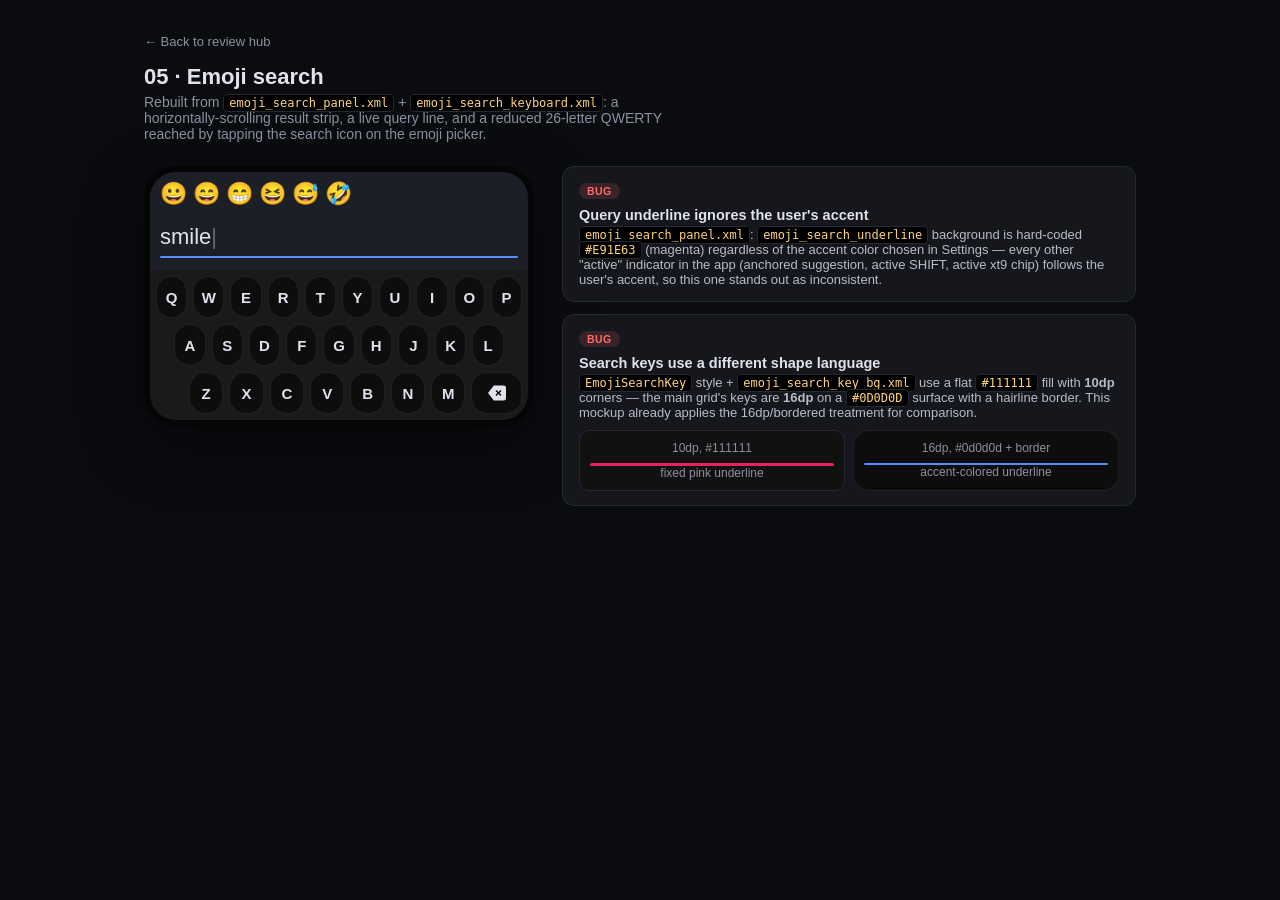
<file: docs/mockups/05-emoji-search.html>
<!doctype html>
<html lang="en">
<head>
<meta charset="utf-8">
<meta name="viewport" content="width=device-width, initial-scale=1">
<title>05 · Emoji search — T9 Keyboard Mockup</title>
<style>
  :root{
    --keyboard-bg:#1a1a1a; --key-surface:#0d0d0d; --key-border:rgba(255,255,255,.08);
    --accent:#558dff; --text-primary:#e1e2ed; --hint-color:#8c90a0; --toolbar-bg:#1d1f27;
    --canvas:#0b0c10; --panel:#15171c; --panel-border:#262932; --danger:#ff6b6b;
    --font:'Hanken Grotesk',ui-sans-serif,-apple-system,BlinkMacSystemFont,'Segoe UI',Roboto,Arial,sans-serif;
  }
  *{box-sizing:border-box}
  body{margin:0;background:var(--canvas);color:var(--text-primary);font-family:var(--font);}
  .wrap{max-width:1040px;margin:0 auto;padding:32px 24px 96px;}
  a.back{color:var(--hint-color);font-size:13px;text-decoration:none;}
  a.back:hover{color:var(--accent);}
  h1{font-size:22px;margin:14px 0 4px;}
  .sub{color:var(--hint-color);font-size:14px;margin:0 0 24px;max-width:70ch;}
  code{background:#000;border:1px solid var(--panel-border);border-radius:4px;padding:1px 5px;font-size:12px;color:#ffd479;}

  .stage{display:flex;gap:28px;flex-wrap:wrap;align-items:flex-start;}
  .device{width:390px;flex:0 0 auto;border-radius:32px;overflow:hidden;background:#000;
    box-shadow:0 20px 60px rgba(0,0,0,.5);border:6px solid #050505;}
  .ime{background:var(--keyboard-bg);}

  .search-top{background:var(--toolbar-bg);padding-bottom:2px;}
  .results-row{height:44px;display:flex;align-items:center;gap:6px;padding:0 10px;overflow:hidden;}
  .results-row span{font-size:22px;}
  .query-row{padding:8px 10px 10px;}
  .query-text{font-size:22px;color:var(--text-primary);min-height:28px;}
  .query-text .ph{color:#666;}
  .underline{height:2px;border-radius:2px;background:var(--accent);margin-top:4px;}

  .kb{padding:6px;}
  .krow{display:flex;gap:6px;margin-bottom:6px;justify-content:center;}
  .krow:last-child{margin-bottom:0;}
  .kkey{flex:1;height:42px;border-radius:16px;background:var(--key-surface);border:1px solid var(--key-border);
    display:flex;align-items:center;justify-content:center;font-size:15px;font-weight:700;color:var(--text-primary);max-width:13.5%;}
  .krow.offset1{padding:0 5%;}
  .krow.offset2{padding-left:9%;}
  .kkey.wide{flex:1.5;max-width:20%;}
  .kkey svg{width:18px;height:18px;color:var(--text-primary);}

  .side-notes{flex:1 1 340px;min-width:280px;display:flex;flex-direction:column;gap:12px;}
  .finding{background:var(--panel);border:1px solid var(--panel-border);border-radius:12px;padding:14px 16px;}
  .finding .tag{display:inline-block;font-size:10.5px;font-weight:700;letter-spacing:.04em;text-transform:uppercase;
    padding:2px 8px;border-radius:99px;margin-bottom:8px;background:rgba(255,107,107,.15);color:var(--danger);}
  .finding h3{margin:0 0 4px;font-size:14.5px;}
  .finding p{margin:0;font-size:13px;color:#b9bcc6;}
  .compare{display:flex;gap:8px;margin-top:10px;}
  .compare > div{flex:1;border-radius:10px;padding:10px;text-align:center;font-size:12px;color:var(--hint-color);}
  .compare .shipped{background:#111;border:1px solid var(--panel-border);}
  .compare .shipped .bar{height:3px;background:#e91e63;border-radius:2px;margin-top:8px;}
  .compare .fixed{background:var(--key-surface);border:1px solid var(--key-border);border-radius:16px;}
  .compare .fixed .bar{height:2px;background:var(--accent);border-radius:2px;margin-top:8px;}
</style>
</head>
<body>
<div class="wrap">
  <a class="back" href="index.html">&larr; Back to review hub</a>
  <h1>05 · Emoji search</h1>
  <p class="sub">Rebuilt from <code>emoji_search_panel.xml</code> + <code>emoji_search_keyboard.xml</code>: a horizontally-scrolling result strip, a live query line, and a reduced 26-letter QWERTY reached by tapping the search icon on the emoji picker.</p>

  <div class="stage">
    <div class="device">
      <div class="ime">
        <div class="search-top">
          <div class="results-row">
            <span>😀</span><span>😄</span><span>😁</span><span>😆</span><span>😅</span><span>🤣</span>
          </div>
          <div class="query-row">
            <div class="query-text">smile<span class="ph">|</span></div>
            <div class="underline"></div>
          </div>
        </div>
        <div class="kb">
          <div class="krow">
            <div class="kkey">Q</div><div class="kkey">W</div><div class="kkey">E</div><div class="kkey">R</div><div class="kkey">T</div>
            <div class="kkey">Y</div><div class="kkey">U</div><div class="kkey">I</div><div class="kkey">O</div><div class="kkey">P</div>
          </div>
          <div class="krow offset1">
            <div class="kkey">A</div><div class="kkey">S</div><div class="kkey">D</div><div class="kkey">F</div><div class="kkey">G</div>
            <div class="kkey">H</div><div class="kkey">J</div><div class="kkey">K</div><div class="kkey">L</div>
          </div>
          <div class="krow offset2">
            <div class="kkey">Z</div><div class="kkey">X</div><div class="kkey">C</div><div class="kkey">V</div><div class="kkey">B</div>
            <div class="kkey">N</div><div class="kkey">M</div>
            <div class="kkey wide">
              <svg viewBox="0 0 24 24" fill="currentColor"><path d="m24,5a3,3 0,0 0 -3,-3h-13.242l-7.758,10 7.758,10h13.242a3,3 0,0 0 3,-3zm-6.041,9.543-1.414,1.414-2.545,-2.543-2.543,2.543-1.414,-1.414,2.543,-2.543-2.543,-2.543,1.414,-1.414,2.543,2.543,2.543,-2.543,1.414,1.414,-2.543,2.543z"/></svg>
            </div>
          </div>
        </div>
      </div>
    </div>

    <div class="side-notes">
      <div class="finding">
        <span class="tag">Bug</span>
        <h3>Query underline ignores the user's accent</h3>
        <p><code>emoji_search_panel.xml</code>: <code>emoji_search_underline</code> background is hard-coded <code>#E91E63</code> (magenta) regardless of the accent color chosen in Settings — every other "active" indicator in the app (anchored suggestion, active SHIFT, active xt9 chip) follows the user's accent, so this one stands out as inconsistent.</p>
      </div>
      <div class="finding">
        <span class="tag">Bug</span>
        <h3>Search keys use a different shape language</h3>
        <p><code>EmojiSearchKey</code> style + <code>emoji_search_key_bg.xml</code> use a flat <code>#111111</code> fill with <strong>10dp</strong> corners — the main grid's keys are <strong>16dp</strong> on a <code>#0D0D0D</code> surface with a hairline border. This mockup already applies the 16dp/bordered treatment for comparison.</p>
        <div class="compare">
          <div class="shipped">10dp, #111111<div class="bar"></div>fixed pink underline</div>
          <div class="fixed">16dp, #0d0d0d + border<div class="bar"></div>accent-colored underline</div>
        </div>
      </div>
    </div>
  </div>
</div>
</body>
</html>
</file>
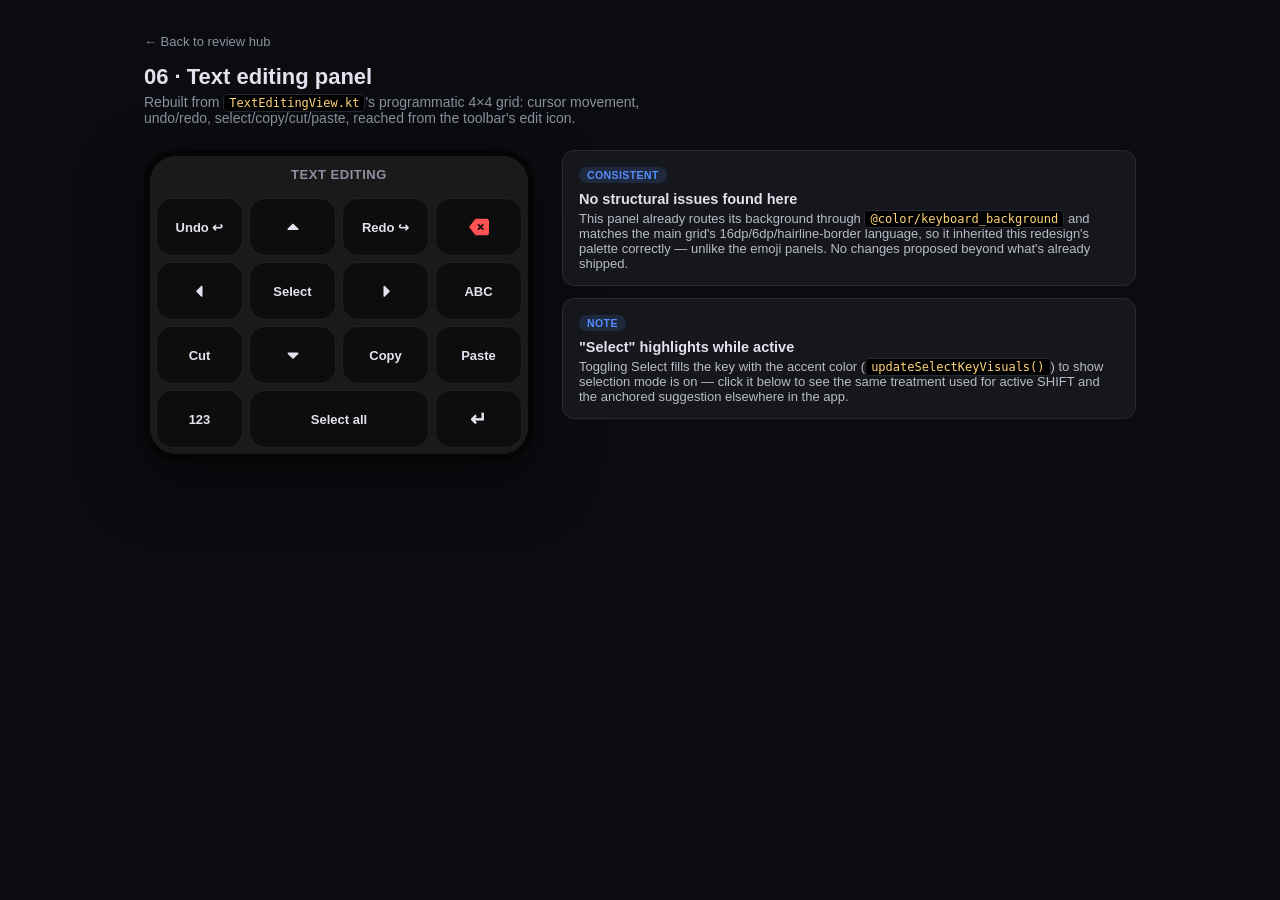
<file: docs/mockups/06-text-editing.html>
<!doctype html>
<html lang="en">
<head>
<meta charset="utf-8">
<meta name="viewport" content="width=device-width, initial-scale=1">
<title>06 · Text editing — T9 Keyboard Mockup</title>
<style>
  :root{
    --keyboard-bg:#1a1a1a; --key-surface:#0d0d0d; --key-border:rgba(255,255,255,.08);
    --key-pressed:#2979ff; --accent:#558dff;
    --text-primary:#e1e2ed; --hint-color:#8c90a0;
    --canvas:#0b0c10; --panel:#15171c; --panel-border:#262932; --danger:#ff6b6b; --ok:#5fd68a;
    --font:'Hanken Grotesk',ui-sans-serif,-apple-system,BlinkMacSystemFont,'Segoe UI',Roboto,Arial,sans-serif;
  }
  *{box-sizing:border-box}
  body{margin:0;background:var(--canvas);color:var(--text-primary);font-family:var(--font);}
  .wrap{max-width:1040px;margin:0 auto;padding:32px 24px 96px;}
  a.back{color:var(--hint-color);font-size:13px;text-decoration:none;}
  a.back:hover{color:var(--accent);}
  h1{font-size:22px;margin:14px 0 4px;}
  .sub{color:var(--hint-color);font-size:14px;margin:0 0 24px;max-width:70ch;}
  code{background:#000;border:1px solid var(--panel-border);border-radius:4px;padding:1px 5px;font-size:12px;color:#ffd479;}

  .stage{display:flex;gap:28px;flex-wrap:wrap;align-items:flex-start;}
  .device{width:390px;flex:0 0 auto;border-radius:32px;overflow:hidden;background:#000;
    box-shadow:0 20px 60px rgba(0,0,0,.5);border:6px solid #050505;}
  .ime{background:var(--keyboard-bg);}
  .topbar{height:36px;display:flex;align-items:center;justify-content:center;background:var(--keyboard-bg);
    font-size:13px;font-weight:700;letter-spacing:.04em;color:var(--hint-color);}

  .grid{display:grid;grid-template-columns:repeat(4,1fr);gap:6px;padding:6px;}
  .key{background:var(--key-surface);border:1px solid var(--key-border);border-radius:16px;
    height:58px;display:flex;align-items:center;justify-content:center;flex-direction:column;gap:2px;}
  .key:active,.key.pressed{transform:scale(.96);background:var(--key-pressed);}
  .key .label{font-size:13px;font-weight:700;color:var(--text-primary);}
  .key .label.icon-only{font-size:20px;}
  .key.wide{grid-column:span 2;}
  .key.danger .label{color:#ff5252;}
  .key.active-select{background:var(--accent);}
  .key.active-select .label{color:#fff;}
  .key svg{width:20px;height:20px;color:var(--text-primary);}

  .side-notes{flex:1 1 340px;min-width:280px;display:flex;flex-direction:column;gap:12px;}
  .finding{background:var(--panel);border:1px solid var(--panel-border);border-radius:12px;padding:14px 16px;}
  .finding .tag{display:inline-block;font-size:10.5px;font-weight:700;letter-spacing:.04em;text-transform:uppercase;
    padding:2px 8px;border-radius:99px;margin-bottom:8px;background:rgba(85,141,255,.15);color:var(--accent);}
  .finding h3{margin:0 0 4px;font-size:14.5px;}
  .finding p{margin:0;font-size:13px;color:#b9bcc6;}
</style>
</head>
<body>
<div class="wrap">
  <a class="back" href="index.html">&larr; Back to review hub</a>
  <h1>06 · Text editing panel</h1>
  <p class="sub">Rebuilt from <code>TextEditingView.kt</code>'s programmatic 4×4 grid: cursor movement, undo/redo, select/copy/cut/paste, reached from the toolbar's edit icon.</p>

  <div class="stage">
    <div class="device">
      <div class="ime">
        <div class="topbar">TEXT EDITING</div>
        <div class="grid">
          <div class="key"><span class="label">Undo ↩</span></div>
          <div class="key"><svg viewBox="0 0 24 24" fill="currentColor"><path d="M6.414,15.586H17.586a1,1,0,0,0,0.707,-1.707L12.707,8.293a1,1,0,0,0,-1.414,0L5.707,13.879A1,1,0,0,0,6.414,15.586Z"/></svg></div>
          <div class="key"><span class="label">Redo ↪</span></div>
          <div class="key danger"><svg viewBox="0 0 24 24" fill="currentColor" style="color:#ff5252"><path d="m24,5a3,3 0,0 0 -3,-3h-13.242l-7.758,10 7.758,10h13.242a3,3 0,0 0 3,-3zm-6.041,9.543-1.414,1.414-2.545,-2.543-2.543,2.543-1.414,-1.414,2.543,-2.543-2.543,-2.543,1.414,-1.414,2.543,2.543,2.543,-2.543,1.414,1.414,-2.543,2.543z"/></svg></div>

          <div class="key"><svg viewBox="0 0 24 24" fill="currentColor"><path d="M13.29,18.59,7.71,13a1,1,0,0,1,0,-1.41L13.29,6A1,1,0,0,1,15,6.71V17.88A1,1,0,0,1,13.29,18.59Z"/></svg></div>
          <div class="key" id="selectKey"><span class="label">Select</span></div>
          <div class="key"><svg viewBox="0 0 24 24" fill="currentColor"><path d="M9,17.88V6.71A1,1,0,0,1,10.71,6l5.58,5.59a1,1,0,0,1,0,1.41l-5.58,5.59A1,1,0,0,1,9,17.88Z"/></svg></div>
          <div class="key"><span class="label">ABC</span></div>

          <div class="key"><span class="label">Cut</span></div>
          <div class="key"><svg viewBox="0 0 24 24" fill="currentColor"><path d="M6.41,9H17.59a1,1,0,0,1,0.7,1.71l-5.58,5.58a1,1,0,0,1,-1.42,0L5.71,10.71A1,1,0,0,1,6.41,9Z"/></svg></div>
          <div class="key"><span class="label">Copy</span></div>
          <div class="key"><span class="label">Paste</span></div>

          <div class="key"><span class="label">123</span></div>
          <div class="key wide"><span class="label">Select all</span></div>
          <div class="key"><span class="label icon-only">↵</span></div>
        </div>
      </div>
    </div>

    <div class="side-notes">
      <div class="finding">
        <span class="tag">Consistent</span>
        <h3>No structural issues found here</h3>
        <p>This panel already routes its background through <code>@color/keyboard_background</code> and matches the main grid's 16dp/6dp/hairline-border language, so it inherited this redesign's palette correctly — unlike the emoji panels. No changes proposed beyond what's already shipped.</p>
      </div>
      <div class="finding">
        <span class="tag">Note</span>
        <h3>"Select" highlights while active</h3>
        <p>Toggling Select fills the key with the accent color (<code>updateSelectKeyVisuals()</code>) to show selection mode is on — click it below to see the same treatment used for active SHIFT and the anchored suggestion elsewhere in the app.</p>
      </div>
    </div>
  </div>
</div>

<script>
  var selectKey = document.getElementById('selectKey');
  var active = false;
  selectKey.addEventListener('click', function(){
    active = !active;
    selectKey.classList.toggle('active-select', active);
  });
  document.querySelectorAll('.key').forEach(function(k){
    k.addEventListener('mousedown', function(){ k.classList.add('pressed'); });
    ['mouseup','mouseleave'].forEach(function(ev){ k.addEventListener(ev, function(){ k.classList.remove('pressed'); }); });
  });
</script>
</body>
</html>
</file>
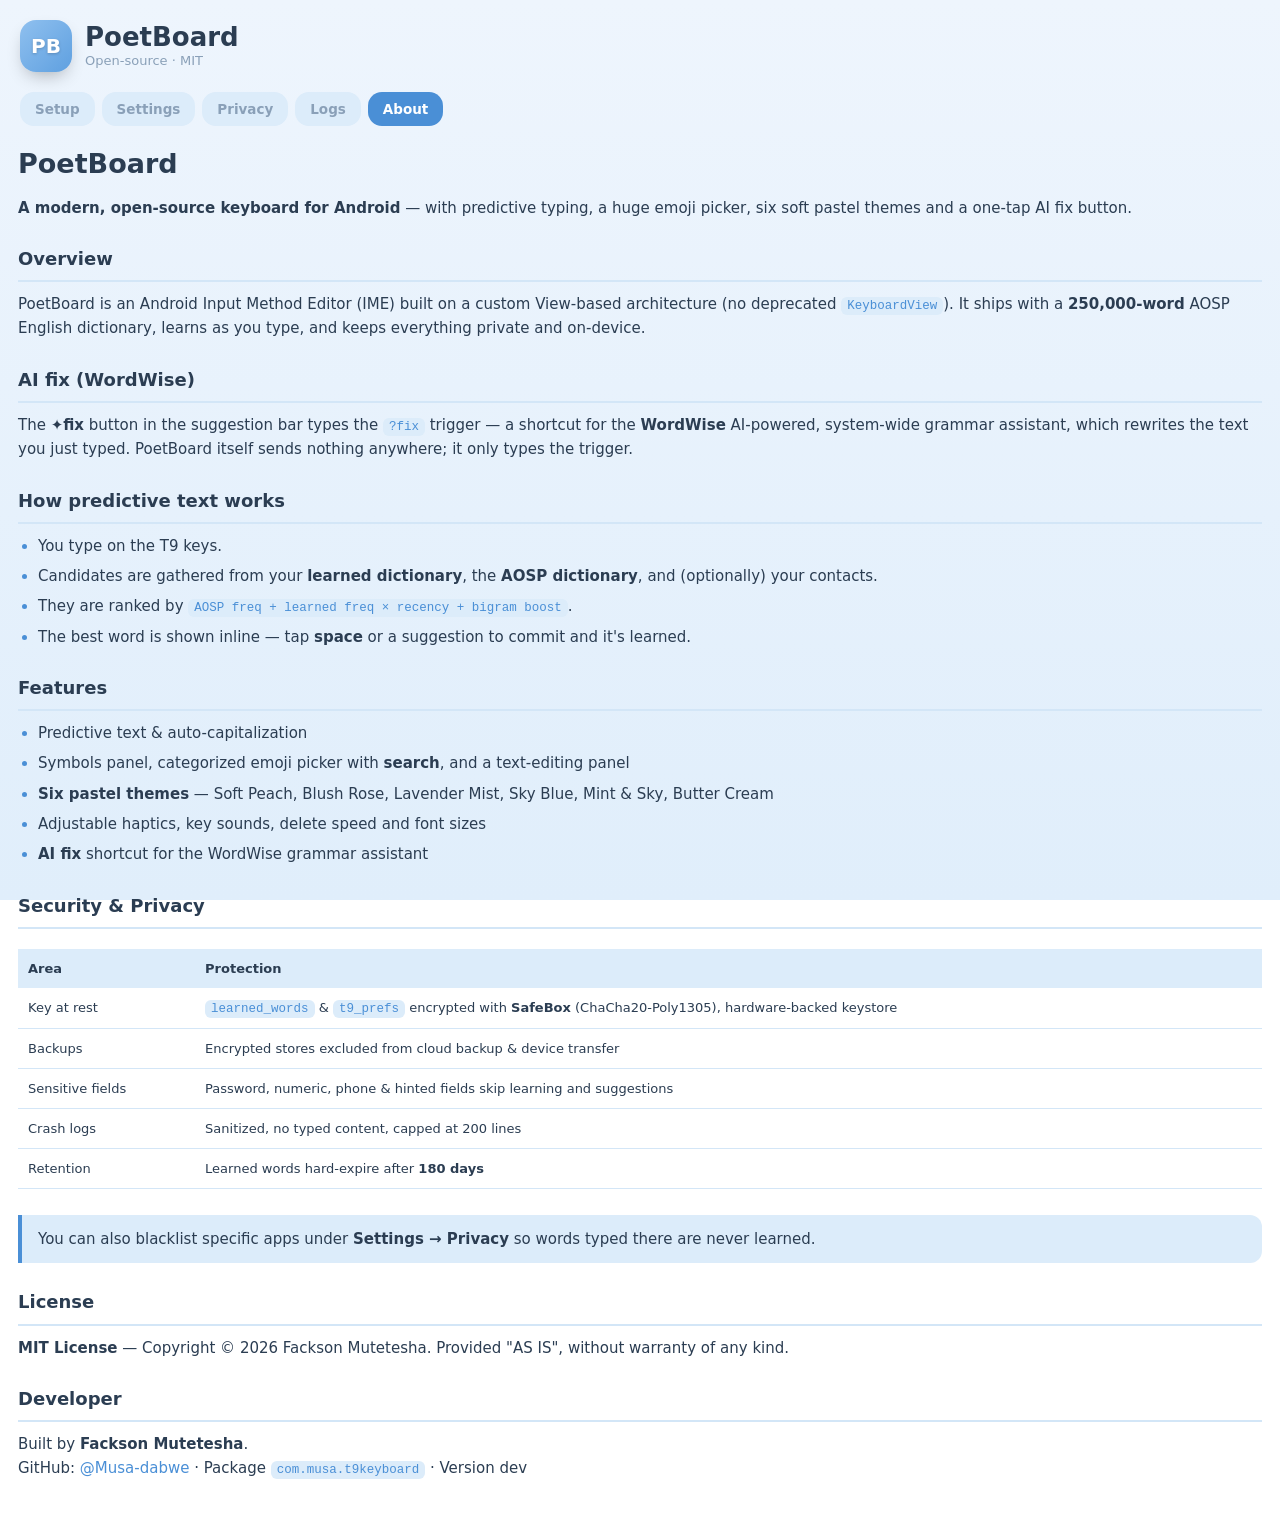
<file: app/src/main/assets/about.html>
<!DOCTYPE html>
<html>
<head>
<meta charset="utf-8">
<meta name="viewport" content="width=device-width, initial-scale=1">
<title>About PoetBoard</title>
<link rel="stylesheet" href="styles.css">
<script src="app.js"></script>
</head>
<body>
<div id="chrome"></div>

<div class="about">
  <h1>PoetBoard</h1>
  <p><strong>A modern, open-source keyboard for Android</strong> — with predictive typing,
    a huge emoji picker, six soft pastel themes and a one-tap AI fix button.</p>

  <h2>Overview</h2>
  <p>PoetBoard is an Android Input Method Editor (IME) built on a custom View-based
    architecture (no deprecated <code>KeyboardView</code>). It ships with a
    <strong>250,000-word</strong> AOSP English dictionary, learns as you type, and keeps
    everything private and on-device.</p>

  <h2>AI fix (WordWise)</h2>
  <p>The <strong>✦fix</strong> button in the suggestion bar types the <code>?fix</code>
    trigger — a shortcut for the <strong>WordWise</strong> AI-powered, system-wide grammar
    assistant, which rewrites the text you just typed. PoetBoard itself sends nothing
    anywhere; it only types the trigger.</p>

  <h2>How predictive text works</h2>
  <ul>
    <li>You type on the T9 keys.</li>
    <li>Candidates are gathered from your <strong>learned dictionary</strong>, the
      <strong>AOSP dictionary</strong>, and (optionally) your contacts.</li>
    <li>They are ranked by <code>AOSP freq + learned freq × recency + bigram boost</code>.</li>
    <li>The best word is shown inline — tap <strong>space</strong> or a suggestion to
      commit and it's learned.</li>
  </ul>

  <h2>Features</h2>
  <ul>
    <li>Predictive text &amp; auto-capitalization</li>
    <li>Symbols panel, categorized emoji picker with <strong>search</strong>, and a
      text-editing panel</li>
    <li><strong>Six pastel themes</strong> — Soft Peach, Blush Rose, Lavender Mist,
      Sky Blue, Mint &amp; Sky, Butter Cream</li>
    <li>Adjustable haptics, key sounds, delete speed and font sizes</li>
    <li><strong>AI fix</strong> shortcut for the WordWise grammar assistant</li>
  </ul>

  <h2>Security &amp; Privacy</h2>
  <div class="tbl">
    <table>
      <tr><th>Area</th><th>Protection</th></tr>
      <tr><td>Key at rest</td><td><code>learned_words</code> &amp; <code>t9_prefs</code>
        encrypted with <strong>SafeBox</strong> (ChaCha20-Poly1305), hardware-backed
        keystore</td></tr>
      <tr><td>Backups</td><td>Encrypted stores excluded from cloud backup &amp; device
        transfer</td></tr>
      <tr><td>Sensitive fields</td><td>Password, numeric, phone &amp; hinted fields skip
        learning and suggestions</td></tr>
      <tr><td>Crash logs</td><td>Sanitized, no typed content, capped at 200 lines</td></tr>
      <tr><td>Retention</td><td>Learned words hard-expire after <strong>180 days</strong></td></tr>
    </table>
  </div>
  <blockquote><p>You can also blacklist specific apps under
    <strong>Settings → Privacy</strong> so words typed there are never learned.</p></blockquote>

  <h2>License</h2>
  <p><strong>MIT License</strong> — Copyright © 2026 Fackson Mutetesha.
    Provided "AS IS", without warranty of any kind.</p>

  <h2>Developer</h2>
  <p>Built by <strong>Fackson Mutetesha</strong>.<br>
    GitHub: <a href="https://github.com/Musa-dabwe">@Musa-dabwe</a> ·
    Package <code>com.musa.t9keyboard</code> · Version <span id="version">—</span></p>
</div>

<script>
applyTheme(currentThemeId());
renderHeader('about', 'Open-source · MIT');
document.getElementById('version').textContent = hasBridge ? Android.getVersion() : 'dev';
</script>
</body>
</html>
</file>
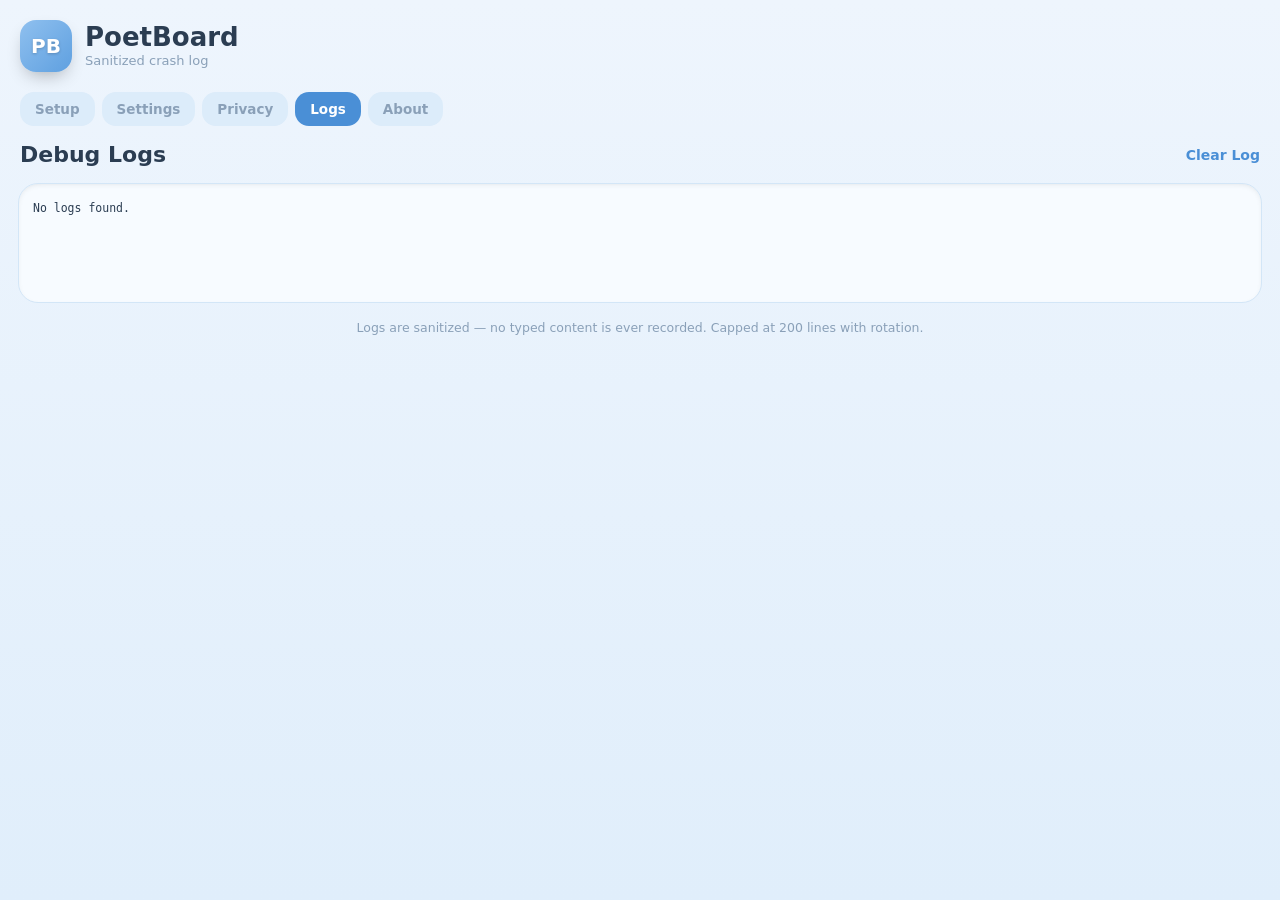
<file: app/src/main/assets/logs.html>
<!DOCTYPE html>
<html>
<head>
<meta charset="utf-8">
<meta name="viewport" content="width=device-width, initial-scale=1">
<title>PoetBoard Logs</title>
<link rel="stylesheet" href="styles.css">
<script src="app.js"></script>
</head>
<body>
<div id="chrome"></div>

<div class="log-head">
  <div class="page-title" style="margin:0">Debug Logs</div>
  <span class="log-clear" id="btn-clear">Clear Log</span>
</div>

<div class="log-box" id="log-box"></div>

<p class="footnote" style="margin-top:14px">Logs are sanitized — no typed content is ever
  recorded. Capped at 200 lines with rotation.</p>

<script>
applyTheme(currentThemeId());
renderHeader('logs', 'Sanitized crash log');

function renderLogs() {
  const box = document.getElementById('log-box');
  box.textContent = hasBridge ? Android.getLogs() : 'No logs found.';
}

document.getElementById('btn-clear').addEventListener('click', () => {
  if (hasBridge) Android.clearLogs();
  renderLogs();
});

renderLogs();
</script>
</body>
</html>
</file>
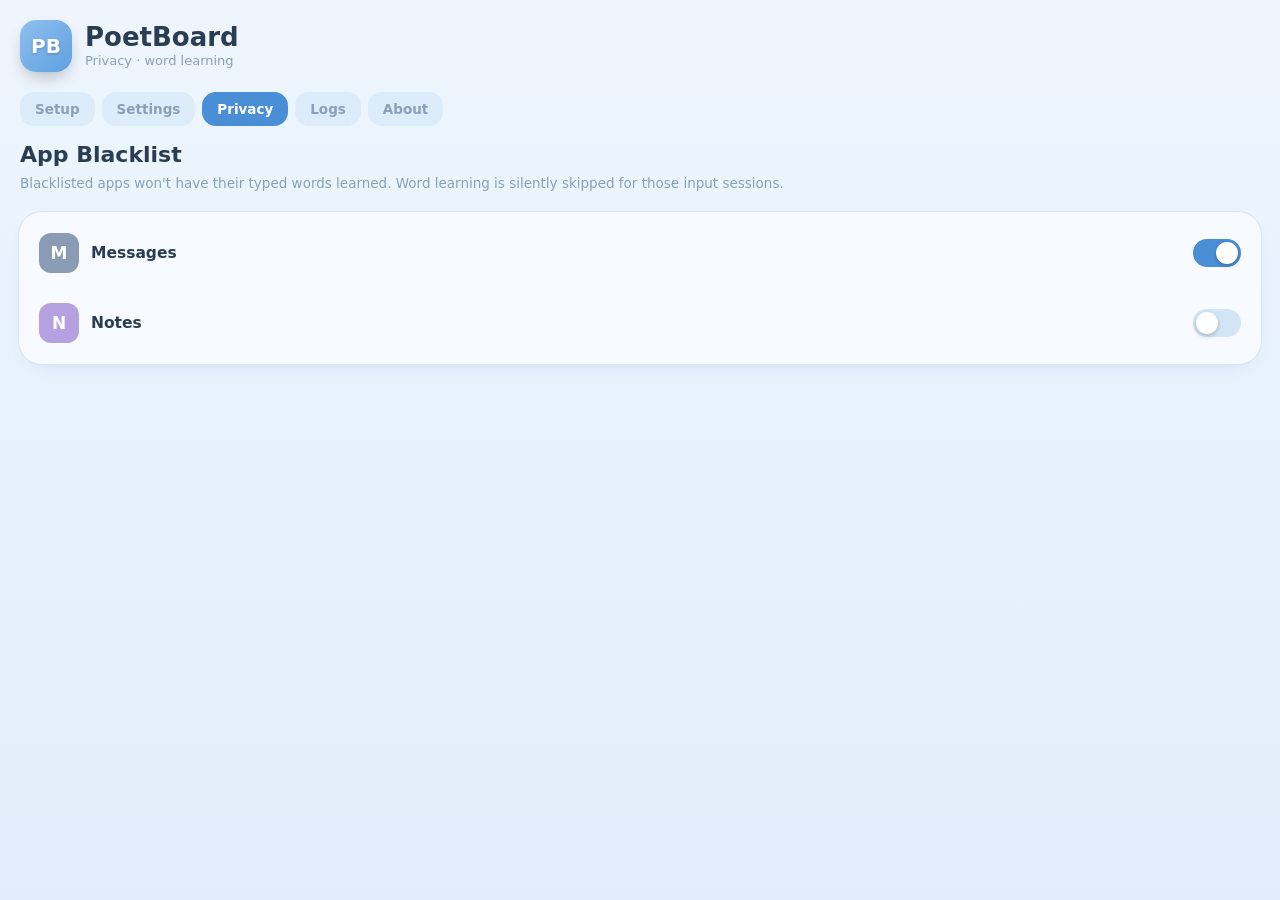
<file: app/src/main/assets/privacy.html>
<!DOCTYPE html>
<html>
<head>
<meta charset="utf-8">
<meta name="viewport" content="width=device-width, initial-scale=1">
<title>PoetBoard Privacy</title>
<link rel="stylesheet" href="styles.css">
<script src="app.js"></script>
</head>
<body>
<div id="chrome"></div>

<div class="page-title">App Blacklist</div>
<p class="page-desc">Blacklisted apps won't have their typed words learned.
  Word learning is silently skipped for those input sessions.</p>

<div class="card" id="app-list">
  <div class="row"><div class="grow row-sub">Loading apps…</div></div>
</div>

<script>
applyTheme(currentThemeId());
renderHeader('privacy', 'Privacy · word learning');

const TILE_COLORS = ['#7ab89a', '#5fb0d0', '#e08573', '#d98bb0', '#b6a1e0', '#e6b95e', '#8a9bb5'];

function tileColor(name) {
  let h = 0;
  for (let i = 0; i < name.length; i++) h = (h * 31 + name.charCodeAt(i)) >>> 0;
  return TILE_COLORS[h % TILE_COLORS.length];
}

function renderApps() {
  const list = document.getElementById('app-list');
  const apps = hasBridge ? JSON.parse(Android.getBlacklist()) : [
    { packageName: 'demo.messages', appName: 'Messages', blacklisted: true },
    { packageName: 'demo.notes', appName: 'Notes', blacklisted: false },
  ];
  list.innerHTML = '';
  if (apps.length === 0) {
    list.innerHTML = '<div class="row"><div class="grow row-sub">No apps found.</div></div>';
    return;
  }
  for (const app of apps) {
    const row = document.createElement('div');
    row.className = 'row';
    const tile = document.createElement('span');
    tile.className = 'app-tile';
    tile.style.background = tileColor(app.appName);
    tile.textContent = (app.appName[0] || '?').toUpperCase();
    const name = document.createElement('span');
    name.className = 'grow row-title';
    name.textContent = app.appName;
    row.appendChild(tile);
    row.appendChild(name);
    row.appendChild(makeToggle(app.blacklisted, on => {
      if (hasBridge) Android.setBlacklisted(app.packageName, on);
    }));
    list.appendChild(row);
  }
}

renderApps();
</script>
</body>
</html>
</file>
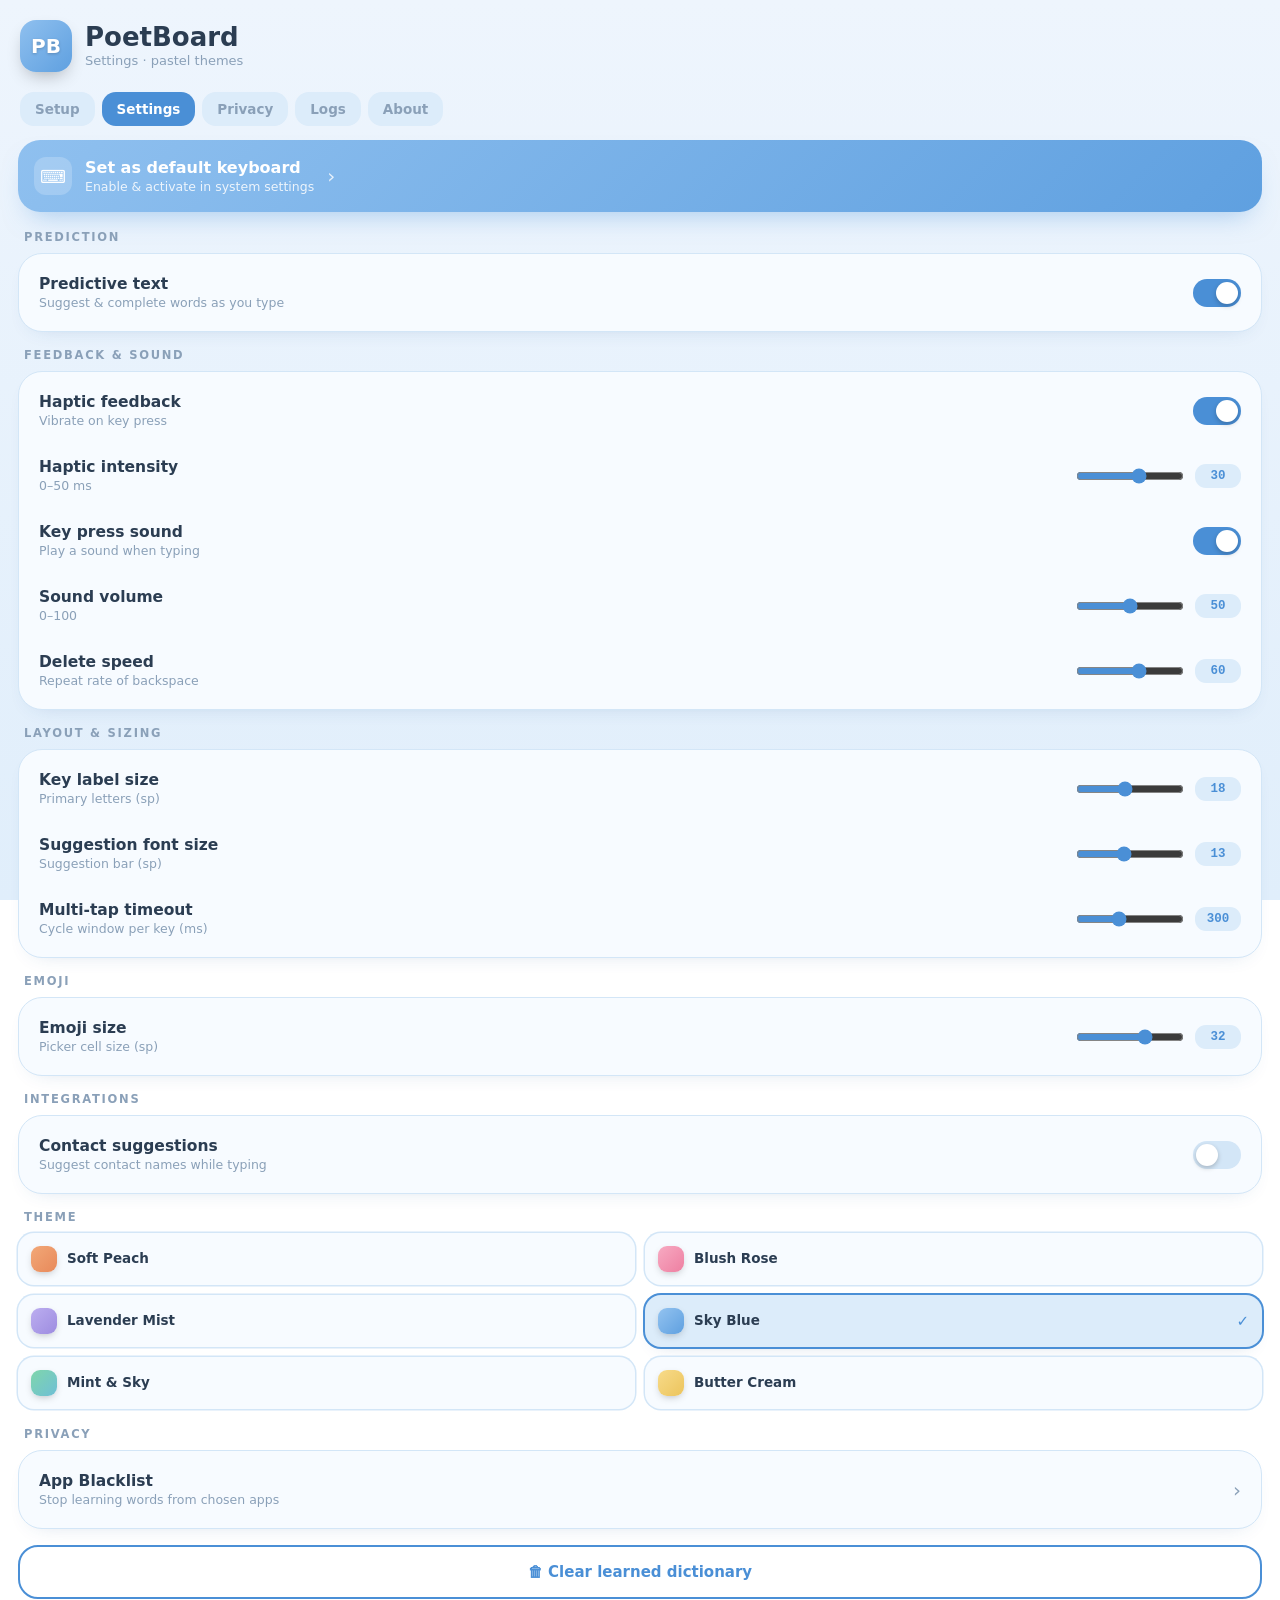
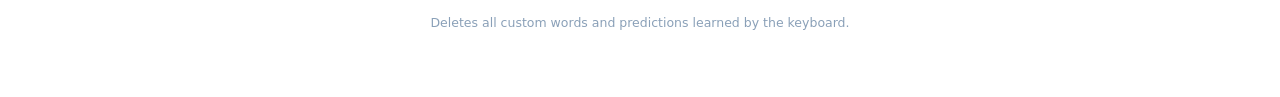
<file: app/src/main/assets/settings.html>
<!DOCTYPE html>
<html>
<head>
<meta charset="utf-8">
<meta name="viewport" content="width=device-width, initial-scale=1">
<title>PoetBoard Settings</title>
<link rel="stylesheet" href="styles.css">
<script src="app.js"></script>
</head>
<body>
<div id="chrome"></div>

<button class="btn btn-primary" id="btn-default">
  <span class="ic">⌨</span>
  <span class="grow">
    <span class="t1">Set as default keyboard</span>
    <span class="t2">Enable &amp; activate in system settings</span>
  </span>
  <span style="font-size:20px;opacity:.8">›</span>
</button>

<div class="lab">Prediction</div>
<div class="card" id="card-prediction"></div>

<div class="lab">Feedback &amp; Sound</div>
<div class="card" id="card-feedback"></div>

<div class="lab">Layout &amp; Sizing</div>
<div class="card" id="card-layout"></div>

<div class="lab">Emoji</div>
<div class="card" id="card-emoji"></div>

<div class="lab">Integrations</div>
<div class="card" id="card-integrations"></div>

<div class="lab">Theme</div>
<div class="swatches" id="swatches"></div>

<div class="lab">Privacy</div>
<div class="card">
  <div class="row" id="row-blacklist" style="cursor:pointer">
    <div class="grow">
      <div class="row-title">App Blacklist</div>
      <div class="row-sub">Stop learning words from chosen apps</div>
    </div>
    <span class="chev">›</span>
  </div>
</div>

<button class="btn btn-outline" id="btn-clear-dict">🗑 Clear learned dictionary</button>
<p class="footnote">Deletes all custom words and predictions learned by the keyboard.</p>

<script>
applyTheme(currentThemeId());
renderHeader('settings', 'Settings · pastel themes');

const settings = hasBridge ? JSON.parse(Android.getSettings()) : {
  xt9Enabled: true, hapticEnabled: true, hapticDuration: 30, soundEnabled: true,
  soundVolume: 50, deletionSpeed: 60, multiTapTimeout: 300, keyFontSize: 18,
  suggestionFontSize: 13, emojiSize: 32, contactsEnabled: false,
};

document.getElementById('btn-default').addEventListener('click', () => {
  if (hasBridge) Android.openImeSettings();
});
document.getElementById('row-blacklist').addEventListener('click', () => {
  location.href = 'privacy.html';
});

// --- Prediction ---
const prediction = document.getElementById('card-prediction');
prediction.appendChild(toggleRow('Predictive text', 'Suggest & complete words as you type',
  settings.xt9Enabled, on => saveSetting('xt9Enabled', on)));

// --- Feedback & sound ---
const feedback = document.getElementById('card-feedback');
feedback.appendChild(toggleRow('Haptic feedback', 'Vibrate on key press',
  settings.hapticEnabled, on => saveSetting('hapticEnabled', on)));
feedback.appendChild(sliderRow('Haptic intensity', '0–50 ms', 0, 50,
  settings.hapticDuration, '', v => saveSetting('hapticDuration', v)));
feedback.appendChild(toggleRow('Key press sound', 'Play a sound when typing',
  settings.soundEnabled, on => saveSetting('soundEnabled', on)));
feedback.appendChild(sliderRow('Sound volume', '0–100', 0, 100,
  settings.soundVolume, '', v => saveSetting('soundVolume', v)));
feedback.appendChild(sliderRow('Delete speed', 'Repeat rate of backspace', 0, 100,
  settings.deletionSpeed, '', v => saveSetting('deletionSpeed', v)));

// --- Layout & sizing ---
const layout = document.getElementById('card-layout');
layout.appendChild(sliderRow('Key label size', 'Primary letters (sp)', 0, 40,
  settings.keyFontSize, '', v => saveSetting('keyFontSize', v)));
layout.appendChild(sliderRow('Suggestion font size', 'Suggestion bar (sp)', 0, 30,
  settings.suggestionFontSize, '', v => saveSetting('suggestionFontSize', v)));
layout.appendChild(sliderRow('Multi-tap timeout', 'Cycle window per key (ms)', 0, 800,
  settings.multiTapTimeout, '', v => saveSetting('multiTapTimeout', v)));

// --- Emoji ---
document.getElementById('card-emoji').appendChild(
  sliderRow('Emoji size', 'Picker cell size (sp)', 16, 40,
    settings.emojiSize, '', v => saveSetting('emojiSize', v)));

// --- Integrations (contacts needs a runtime permission round-trip) ---
let contactsToggle;
document.getElementById('card-integrations').appendChild(
  toggleRow('Contact suggestions', 'Suggest contact names while typing',
    settings.contactsEnabled, (on, tog) => {
      contactsToggle = tog;
      saveSetting('contactsEnabled', on);
    }));
window.onContactsPermissionResult = granted => {
  if (contactsToggle) contactsToggle.classList.toggle('on', granted);
};

// --- Theme swatches ---
function renderSwatches() {
  const grid = document.getElementById('swatches');
  grid.innerHTML = '';
  const active = currentThemeId();
  for (const [id, theme] of Object.entries(THEMES)) {
    const cell = document.createElement('div');
    cell.className = 'swatch' + (id === active ? ' active' : '');
    cell.innerHTML =
      '<span class="dot" style="background:' + theme.swatch + '"></span>' +
      '<span class="name">' + theme.name + '</span>' +
      (id === active ? '<span class="check">✓</span>' : '');
    cell.addEventListener('click', () => {
      if (hasBridge) Android.setThemeId(id);
      applyTheme(id);
      renderSwatches();
    });
    grid.appendChild(cell);
  }
}
renderSwatches();

// --- Clear dictionary (two-tap confirm; WebView has no JS dialogs) ---
const clearBtn = document.getElementById('btn-clear-dict');
let armed = false;
clearBtn.addEventListener('click', () => {
  if (!armed) {
    armed = true;
    clearBtn.textContent = 'Tap again to confirm';
    setTimeout(() => { armed = false; clearBtn.textContent = '🗑 Clear learned dictionary'; }, 3000);
    return;
  }
  armed = false;
  if (hasBridge) Android.clearDictionary();
  clearBtn.textContent = '✓ Dictionary cleared';
  setTimeout(() => { clearBtn.textContent = '🗑 Clear learned dictionary'; }, 2000);
});
</script>
</body>
</html>
</file>
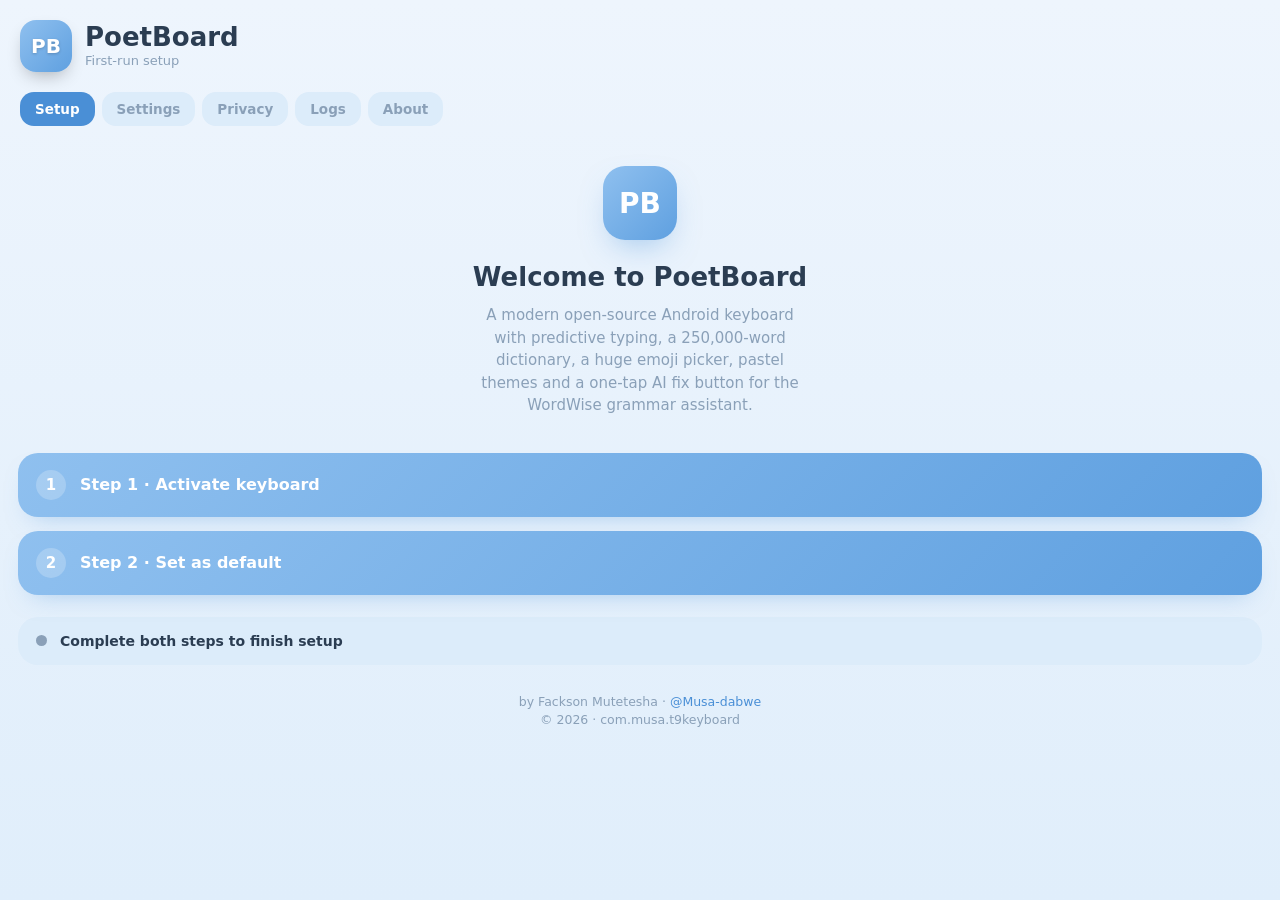
<file: app/src/main/assets/setup.html>
<!DOCTYPE html>
<html>
<head>
<meta charset="utf-8">
<meta name="viewport" content="width=device-width, initial-scale=1">
<title>Welcome to PoetBoard</title>
<link rel="stylesheet" href="styles.css">
<script src="app.js"></script>
</head>
<body>
<div id="chrome"></div>

<div class="setup-hero">
  <div class="setup-logo">PB</div>
  <div class="setup-title">Welcome to PoetBoard</div>
  <div class="setup-desc">A modern open-source Android keyboard with predictive typing,
    a 250,000-word dictionary, a huge emoji picker, pastel themes and a one-tap
    AI fix button for the WordWise grammar assistant.</div>
</div>

<div style="display:flex;flex-direction:column;gap:14px;margin-top:26px">
  <button class="btn btn-step" id="step1">
    <span class="num" id="step1-icon">1</span>
    <span class="grow">Step 1 · Activate keyboard</span>
  </button>
  <button class="btn btn-step" id="step2">
    <span class="num" id="step2-icon">2</span>
    <span class="grow">Step 2 · Set as default</span>
  </button>
</div>

<div class="status-bar">
  <span class="status-dot" id="status-dot"></span>
  <span class="status-text" id="status-text">Complete both steps to finish setup</span>
</div>

<div class="footnote" style="margin-top:26px">
  by Fackson Mutetesha · <a href="https://github.com/Musa-dabwe">@Musa-dabwe</a><br>
  © 2026 · com.musa.t9keyboard
</div>

<script>
applyTheme(currentThemeId());
renderHeader('setup', 'First-run setup');

const step1 = document.getElementById('step1');
const step2 = document.getElementById('step2');

step1.addEventListener('click', () => { if (hasBridge) Android.openImeSettings(); });
step2.addEventListener('click', () => { if (hasBridge) Android.showImePicker(); });

let finished = false;

function refresh() {
  if (!hasBridge || finished) return;
  const enabled = Android.isImeEnabled();
  const isDefault = Android.isImeDefault();

  step1.classList.toggle('done', enabled);
  document.getElementById('step1-icon').textContent = enabled ? '✓' : '1';
  step2.classList.toggle('done', isDefault);
  document.getElementById('step2-icon').textContent = isDefault ? '✓' : '2';

  if (enabled && isDefault) {
    finished = true;
    document.getElementById('status-dot').classList.add('ok');
    document.getElementById('status-text').textContent = 'All set — PoetBoard is ready!';
    Android.markSetupComplete();
    setTimeout(() => { location.href = 'settings.html'; }, 900);
  }
}

refresh();
setInterval(refresh, 600);
window.onAppResume = refresh;
</script>
</body>
</html>
</file>
<file: app/src/main/assets/styles.css>
/* PoetBoard settings UI — pastel design system.
   Palette comes from CSS custom properties set by app.js (see THEMES). */

* { box-sizing: border-box; -webkit-tap-highlight-color: transparent; }

:root {
  --bg-top: #eef5fd; --bg-bottom: #e0eefb;
  --ink: #2b3d52; --sub: #8aa0b8; --lab: #8aa0b8;
  --accent: #8fc0ef; --accent2: #5fa0e0; --accsolid: #4a8fd6;
  --accsh: rgba(95,160,224,.5);
  --field: #f7fbff; --soft: #dcecfa; --border: #d3e6f7;
  --popsh: rgba(40,90,150,.3);
  --font-head: 'Nunito', 'Segoe UI', Roboto, system-ui, sans-serif;
  --font-body: 'DM Sans', Roboto, system-ui, sans-serif;
  --font-mono: 'JetBrains Mono', 'Roboto Mono', monospace;
}

html, body { margin: 0; padding: 0; }

body {
  min-height: 100vh;
  background: linear-gradient(180deg, var(--bg-top), var(--bg-bottom)) fixed;
  font-family: var(--font-body);
  color: var(--ink);
  padding: 16px 18px 32px;
  transition: background .5s;
}

a { color: var(--accsolid); text-decoration: none; }

/* ---------- Header ---------- */

.app-head { display: flex; align-items: center; gap: 13px; margin: 4px 2px 16px; }
.app-logo {
  width: 52px; height: 52px; border-radius: 16px; flex: none;
  background: linear-gradient(135deg, var(--accent), var(--accent2));
  display: flex; align-items: center; justify-content: center;
  color: #fff; font-family: var(--font-head); font-weight: 900; font-size: 20px;
  text-shadow: 0 1px 3px rgba(0,0,0,.2);
  box-shadow: 0 8px 18px -6px rgba(0,0,0,.3);
}
.app-title { font-family: var(--font-head); font-weight: 900; font-size: 26px; line-height: 1; }
.app-sub { color: var(--sub); font-size: 13px; margin-top: 3px; }

/* ---------- Nav chips ---------- */

.nav { display: flex; gap: 7px; overflow-x: auto; padding: 4px 2px 14px; scrollbar-width: none; }
.nav::-webkit-scrollbar { display: none; }
.chip {
  flex: none; cursor: pointer; user-select: none;
  padding: 9px 15px; border-radius: 14px;
  font-family: var(--font-head); font-weight: 800; font-size: 13.5px;
  background: var(--soft); color: var(--sub);
  transition: background .25s, color .25s, transform .12s;
}
.chip:active { transform: scale(.95); }
.chip.active { background: var(--accsolid); color: #fff; }

/* ---------- Cards & rows ---------- */

.lab {
  font-size: 11.5px; font-weight: 800; letter-spacing: .15em;
  color: var(--lab); margin: 0 6px 9px; font-family: var(--font-body);
  text-transform: uppercase;
}
.card {
  background: var(--field);
  border: 1.5px solid var(--border);
  border-radius: 24px; padding: 6px; margin-bottom: 16px;
  box-shadow: 0 8px 22px -16px var(--popsh);
}
.row { display: flex; align-items: center; gap: 12px; padding: 15px 14px; border-radius: 18px; transition: background .18s; }
.row:active { background: var(--soft); }
.row .grow { flex: 1; min-width: 0; }
.row-title { font-family: var(--font-head); font-weight: 700; font-size: 15.5px; }
.row-sub { font-size: 12.5px; color: var(--sub); margin-top: 2px; }
.chev { font-size: 20px; color: var(--sub); }

/* ---------- Toggle ---------- */

.tog {
  flex: none; width: 48px; height: 28px; border-radius: 16px; padding: 3px;
  cursor: pointer; background: var(--border); transition: background .28s;
}
.tog > span {
  display: block; width: 22px; height: 22px; border-radius: 50%;
  background: #fff; box-shadow: 0 2px 5px rgba(0,0,0,.22);
  transition: transform .28s cubic-bezier(.4,0,.2,1);
}
.tog.on { background: var(--accsolid); }
.tog.on > span { transform: translateX(20px); }

/* ---------- Sliders ---------- */

.slider-wrap { display: flex; align-items: center; gap: 11px; width: 165px; flex: none; }
input[type="range"] { flex: 1; min-width: 0; accent-color: var(--accsolid); height: 22px; margin: 0; }
.pill {
  flex: none; min-width: 46px; text-align: center;
  background: var(--soft); color: var(--accsolid);
  border-radius: 11px; padding: 5px 9px;
  font-family: var(--font-mono); font-weight: 700; font-size: 12.5px;
}

/* ---------- Buttons ---------- */

.btn {
  cursor: pointer; user-select: none; border: none; width: 100%;
  font-family: var(--font-head); transition: transform .14s, filter .2s;
}
.btn:active { transform: scale(.97); }
.btn-primary {
  display: flex; align-items: center; gap: 13px;
  padding: 17px 16px; border-radius: 22px;
  background: linear-gradient(135deg, var(--accent), var(--accent2));
  color: #fff; margin-bottom: 18px;
  box-shadow: 0 14px 26px -12px var(--accsh);
  text-align: left;
}
.btn-primary .ic {
  width: 38px; height: 38px; border-radius: 12px; flex: none;
  background: rgba(255,255,255,.2);
  display: flex; align-items: center; justify-content: center; font-size: 18px;
}
.btn-primary .t1 { display: block; font-weight: 800; font-size: 16px; }
.btn-primary .t2 { display: block; font-size: 12.5px; opacity: .85; margin-top: 2px; }
.btn-outline {
  display: flex; align-items: center; justify-content: center; gap: 10px;
  padding: 16px; border-radius: 20px; background: transparent;
  border: 2px solid var(--accsolid); color: var(--accsolid);
  font-weight: 800; font-size: 15px; margin-bottom: 8px;
}
.btn-step {
  display: flex; align-items: center; gap: 14px;
  padding: 17px 18px; border-radius: 20px;
  background: linear-gradient(135deg, var(--accent), var(--accent2));
  color: #fff; font-weight: 800; font-size: 16px;
  box-shadow: 0 12px 24px -14px var(--accsh);
  text-align: left;
}
.btn-step.done { background: #7ab88f; }
.btn-step .num {
  width: 30px; height: 30px; border-radius: 50%; flex: none;
  background: rgba(255,255,255,.22);
  display: flex; align-items: center; justify-content: center; font-size: 15px;
}
.btn-step .grow { flex: 1; }

/* ---------- Theme swatches ---------- */

.swatches { display: grid; grid-template-columns: 1fr 1fr; gap: 10px; margin-bottom: 18px; }
.swatch {
  cursor: pointer; user-select: none;
  display: flex; align-items: center; gap: 10px;
  padding: 13px; border-radius: 16px;
  background: var(--field);
  box-shadow: 0 0 0 1.5px var(--border);
  transition: transform .14s, box-shadow .25s;
}
.swatch:active { transform: scale(.97); }
.swatch.active { background: var(--soft); box-shadow: 0 0 0 2px var(--accsolid), 0 8px 18px -12px var(--popsh); }
.swatch .dot { width: 26px; height: 26px; border-radius: 9px; flex: none; box-shadow: 0 3px 8px -3px rgba(0,0,0,.3); }
.swatch .name { flex: 1; min-width: 0; font-family: var(--font-head); font-weight: 800; font-size: 13.5px; line-height: 1.15; }
.swatch .check { color: var(--accsolid); font-weight: 800; font-size: 15px; }

/* ---------- Setup ---------- */

.setup-hero { text-align: center; padding: 26px 8px 10px; }
.setup-logo {
  width: 74px; height: 74px; margin: 0 auto 22px; border-radius: 22px;
  background: linear-gradient(135deg, var(--accent), var(--accent2));
  display: flex; align-items: center; justify-content: center;
  color: #fff; font-family: var(--font-head); font-weight: 900; font-size: 28px;
  box-shadow: 0 14px 30px -10px var(--accsh);
}
.setup-title { font-family: var(--font-head); font-weight: 900; font-size: 26px; margin-bottom: 12px; }
.setup-desc { color: var(--sub); font-size: 15px; line-height: 1.5; max-width: 340px; margin: 0 auto; }
.status-bar {
  margin-top: 22px; padding: 16px 18px; border-radius: 20px;
  background: var(--soft); display: flex; align-items: center; gap: 13px;
}
.status-dot { width: 11px; height: 11px; border-radius: 50%; background: var(--sub); flex: none; animation: pulse 2.4s infinite; }
.status-dot.ok { background: #7ab88f; }
.status-text { font-family: var(--font-head); font-weight: 800; font-size: 14px; }
@keyframes pulse {
  0%, 100% { box-shadow: 0 0 0 0 rgba(120,160,110,.5); }
  55% { box-shadow: 0 0 0 8px rgba(120,160,110,0); }
}

/* ---------- Page titles / misc ---------- */

.page-title { font-family: var(--font-head); font-weight: 900; font-size: 22px; margin: 2px 2px 6px; }
.page-desc { color: var(--sub); font-size: 13.5px; line-height: 1.5; margin: 0 2px 18px; }
.footnote { text-align: center; font-size: 12.5px; color: var(--sub); padding: 2px 12px 20px; line-height: 1.5; }

.app-tile {
  width: 40px; height: 40px; border-radius: 12px; flex: none;
  display: flex; align-items: center; justify-content: center;
  color: #fff; font-family: var(--font-head); font-weight: 900; font-size: 17px;
}

/* ---------- Logs ---------- */

.log-head { display: flex; align-items: center; justify-content: space-between; margin: 2px 2px 16px; }
.log-clear { cursor: pointer; color: var(--accsolid); font-weight: 800; font-size: 14px; font-family: var(--font-head); }
.log-box {
  background: var(--field); border: 1.5px solid var(--border); border-radius: 20px;
  padding: 14px; font-family: var(--font-mono); font-size: 11.5px; line-height: 1.85;
  box-shadow: inset 0 2px 8px -6px rgba(0,0,0,.3);
  white-space: pre-wrap; word-break: break-word;
  min-height: 120px;
}

/* ---------- About ---------- */

.about { font-size: 15px; line-height: 1.62; }
.about h1 { font-family: var(--font-head); font-size: 27px; font-weight: 900; margin: 2px 0 6px; }
.about h2 {
  font-family: var(--font-head); font-size: 18px; font-weight: 800;
  margin: 24px 0 8px; padding-bottom: 7px; border-bottom: 2px solid var(--border);
}
.about p { margin: 10px 0; }
.about strong { font-weight: 800; }
.about ul { margin: 10px 0; padding-left: 20px; }
.about li { margin: 6px 0; }
.about li::marker { color: var(--accsolid); }
.about code {
  font-family: var(--font-mono); font-size: 12.5px;
  background: var(--soft); color: var(--accsolid);
  padding: 2px 6px; border-radius: 6px;
}
.about blockquote {
  margin: 14px 0; padding: 12px 16px; background: var(--soft);
  border-left: 4px solid var(--accsolid); border-radius: 0 12px 12px 0;
}
.about blockquote p { margin: 0; }
.about .tbl { overflow-x: auto; }
.about table { width: 100%; border-collapse: collapse; margin: 12px 0; font-size: 13px; }
.about th { text-align: left; font-family: var(--font-head); font-weight: 800; padding: 9px 10px; background: var(--soft); }
.about td { padding: 9px 10px; border-bottom: 1px solid var(--border); }
</file>
